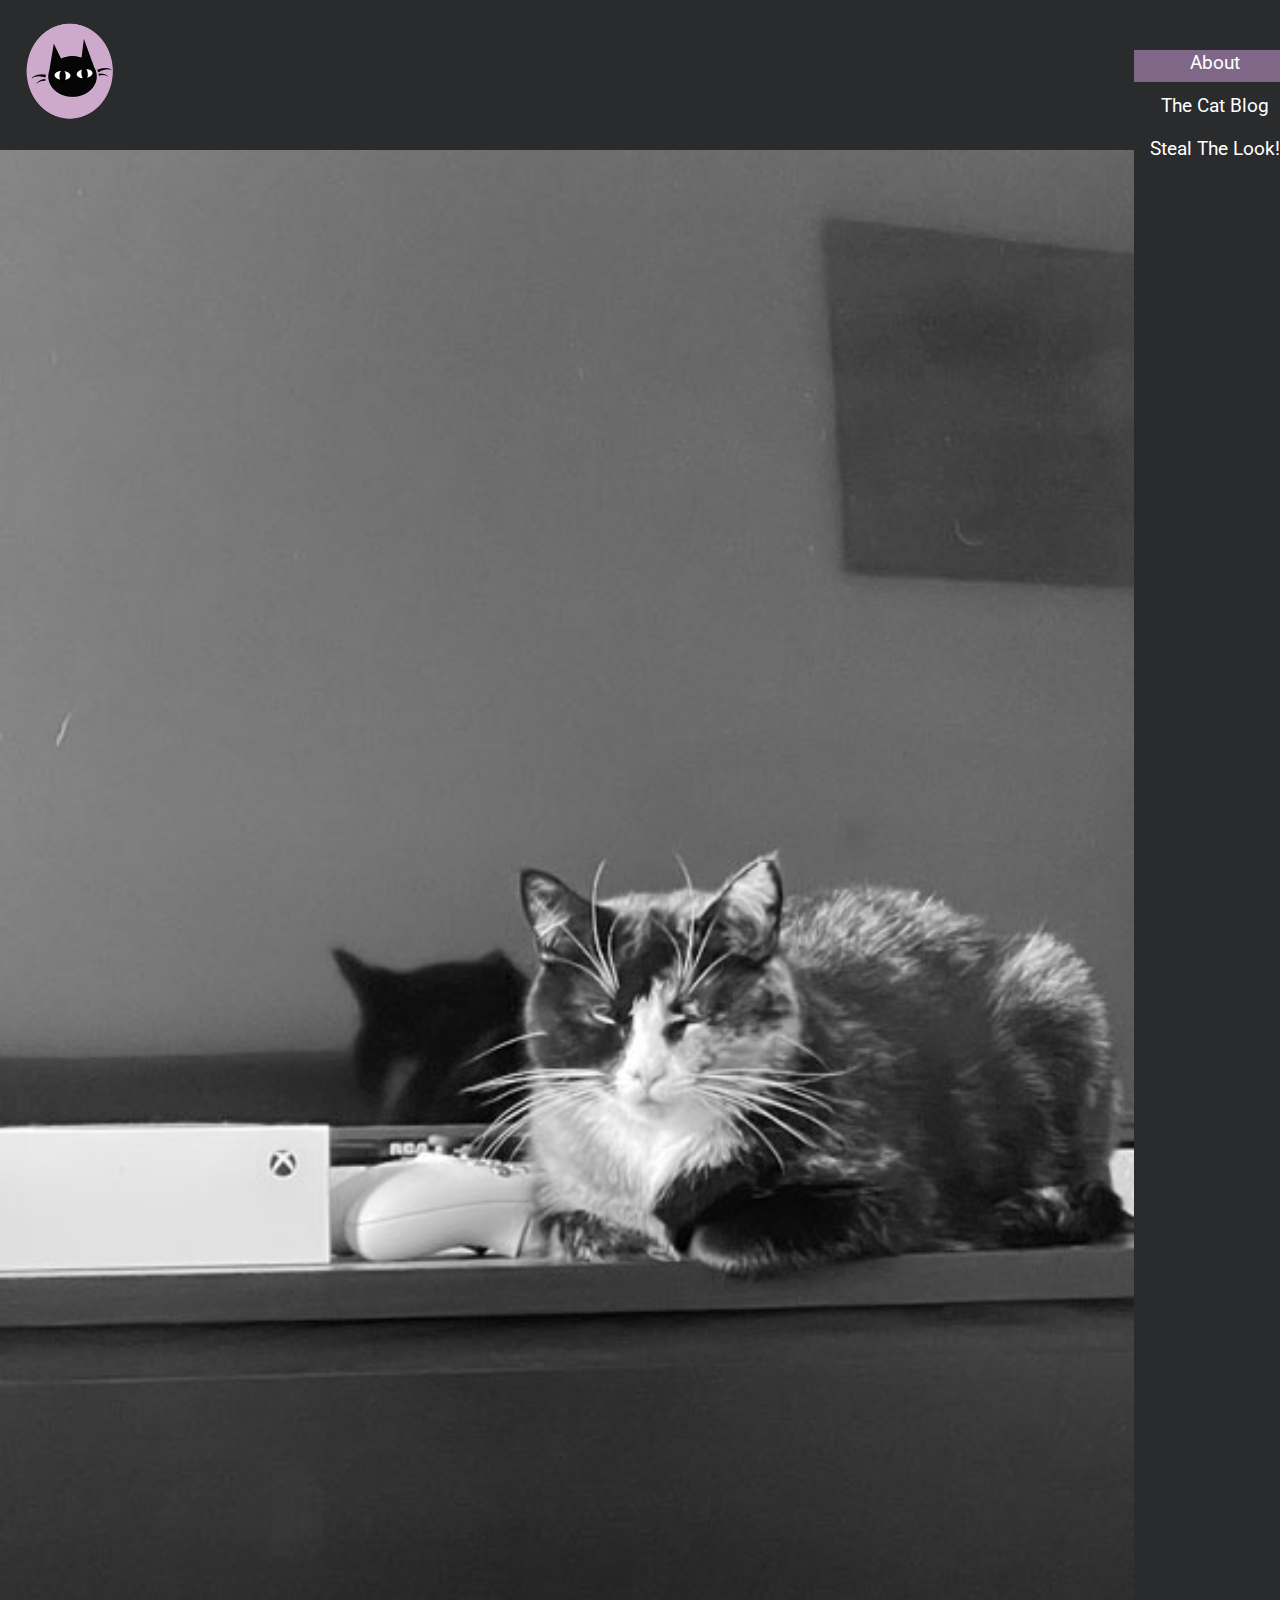
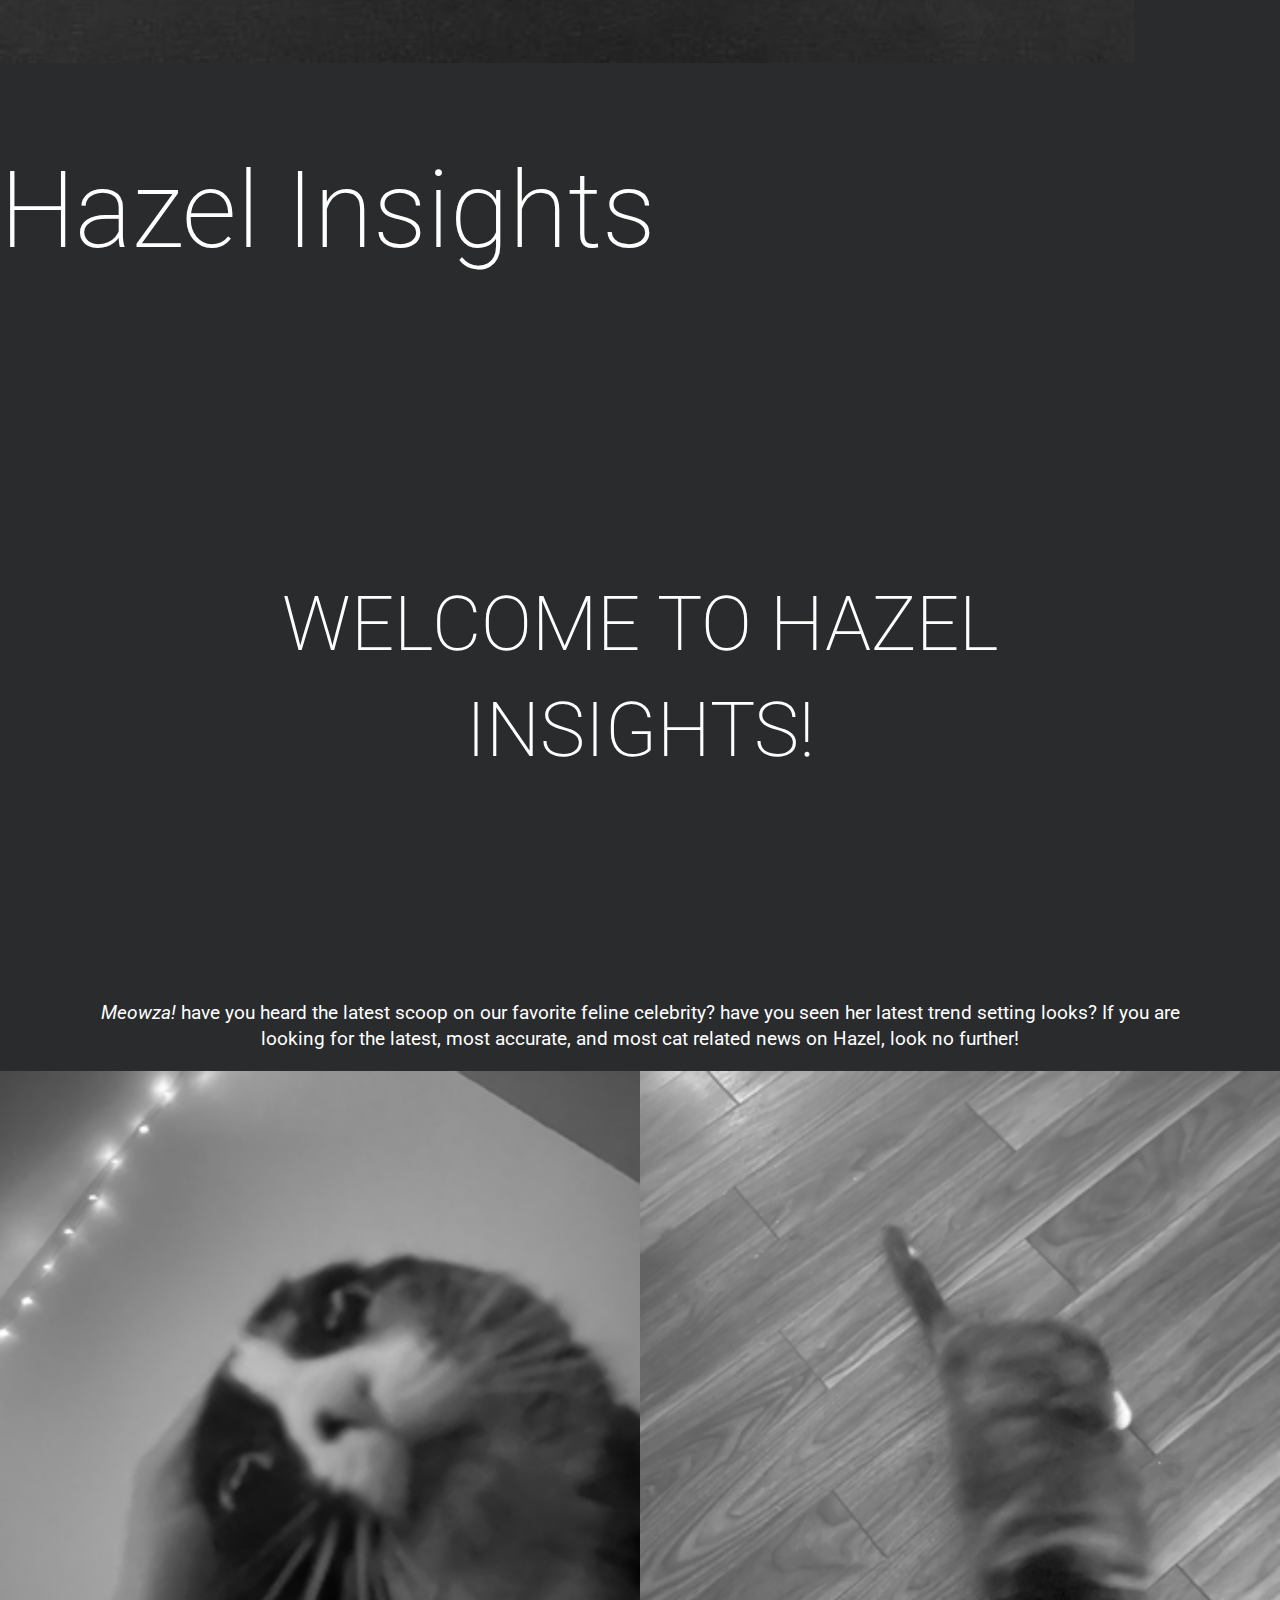
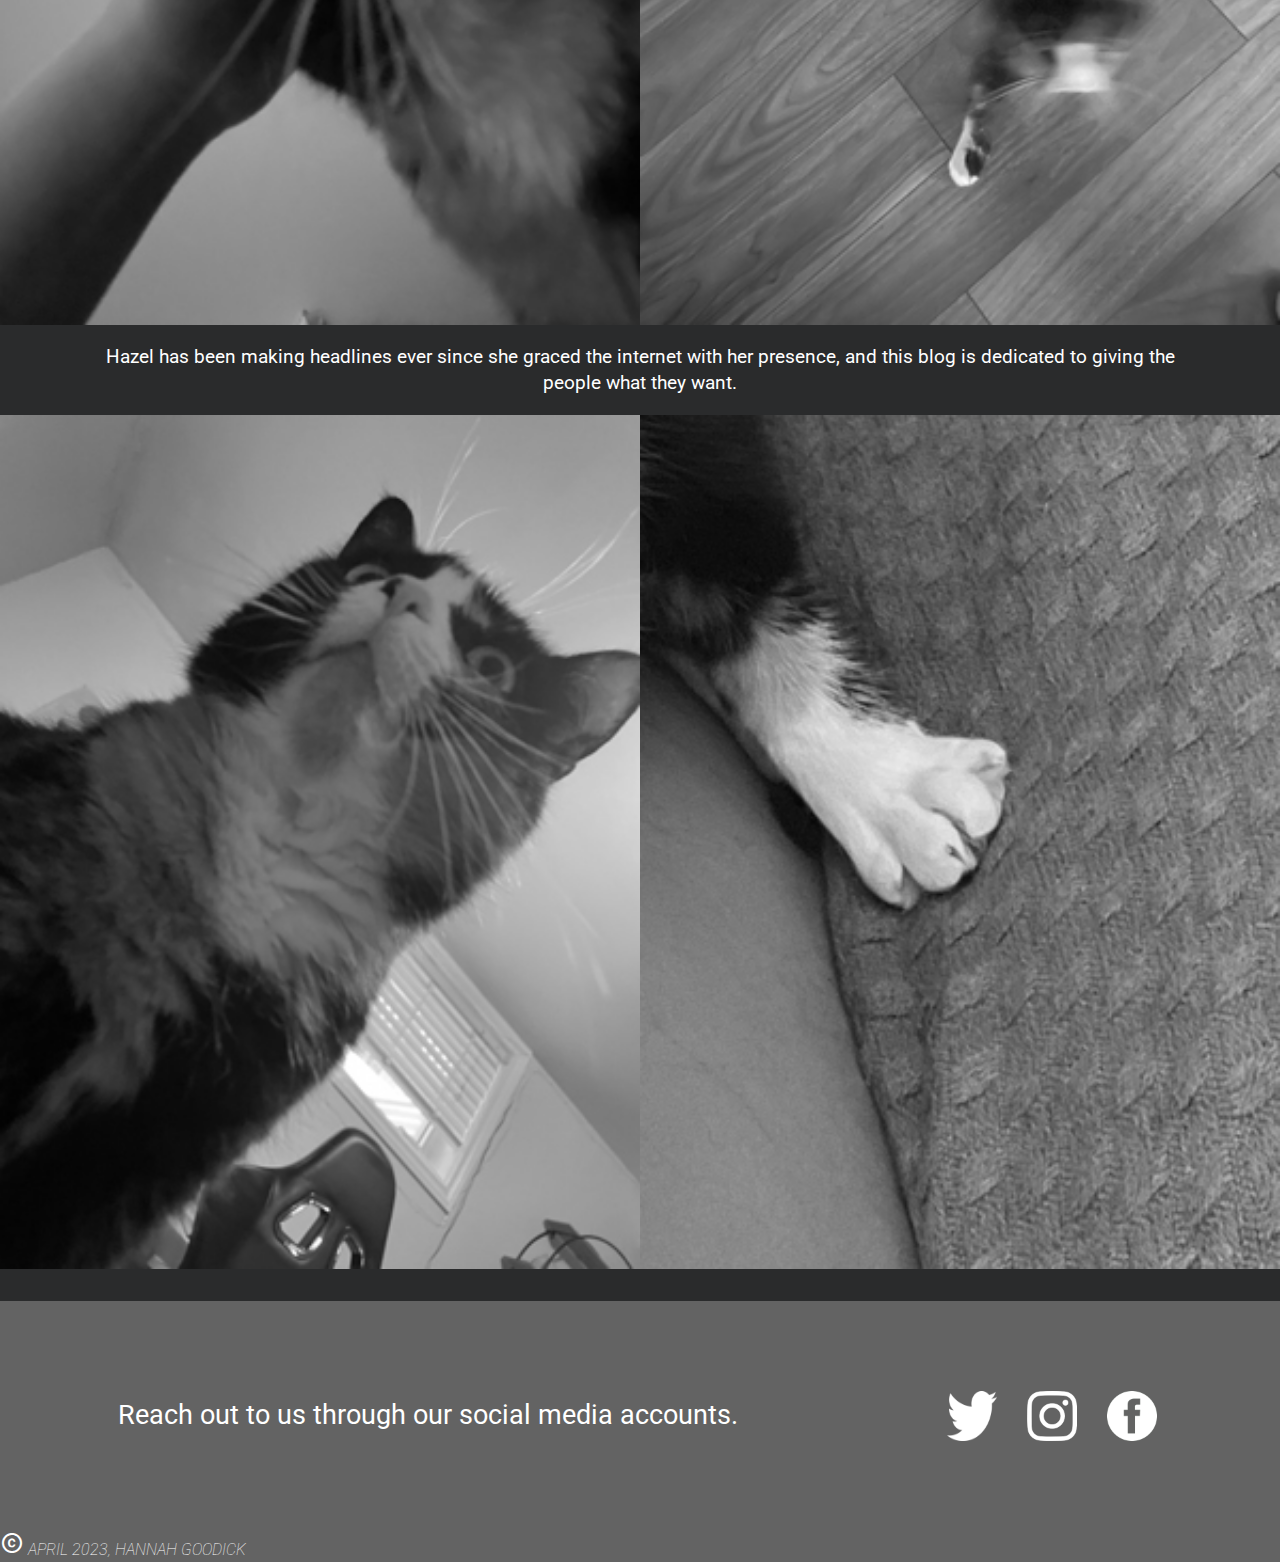
<file: Index.html>
<!DOCTYPE html>
<html lang="en">
<head>
  <meta charset="UTF-8">
  <meta http-equiv="X-UA-Compatible" content="IE=edge">
  <meta name="viewport" content="width=device-width, initial-scale=1.0">
  <link rel="stylesheet" href="CSS/mystyle.css">
  <link href="https://fonts.googleapis.com/icon?family=Material+Icons+Outlined"
      rel="stylesheet">
  <link rel="preconnect" href="https://fonts.googleapis.com">
  <link rel="preconnect" href="https://fonts.gstatic.com" crossorigin>
  <link href="https://fonts.googleapis.com/css2?family=Roboto:ital,wght@0,100;0,300;0,400;0,500;0,700;0,900;1,100;1,300;1,400;1,500;1,700;1,900&display=swap" rel="stylesheet">
  <title>Hazel Insights | Gossip</title>
</head>
<body>


  <header class="navigation">

    <div class="hero-banner">
      <img class="pagelogo" src="Images/Logo.png">
      <div class="main-nav">
        <input type="checkbox" id="nav-toggle" class="nav-toggle">
        <label for="nav-toggle" class="nav-toggle-label">
          <span class="material-icons-outlined">menu</span>
        </label>
  
        <nav> 
          <ul>
            <li><a href="Resources/about.html">About</a></li>
            <li><a href="Resources/blog.html">The Cat Blog</a></li>
            <li><a href="Resources/look.html">Steal The Look!</a></li>
          </ul>
        </nav>
      </div> 
      <img class="banner-photo" src="Images/header-landing.jpg"> 
      <h1 class="hero-header"> Hazel Insights </h1>
    </div>

  </header>


  <main class="content">

    <h2>Welcome to Hazel Insights!</h2>
    <p class="opening"><em>Meowza!</em> have you heard the latest scoop on our favorite feline celebrity? have you seen her latest trend setting looks? If you are looking for the latest, most accurate, and most cat related news on Hazel, look no further! </p>

    <div class="Image-Front-Page">
      <img src="Images/Front-page-1.jpg"> 
      <img src="Images/Front-page-2.jpg">
    </div>

    <p>Hazel has been making headlines ever since she graced the internet with her presence, and this blog is dedicated to giving the people what they want.</p>


    <div class="Image-Front-Page-Block-2">
      <img src="Images/Front-page-3.jpg" alt="">
      <img src="Images/Front-page-4.jpg" alt="">
    </div>


  </main>

  
  <footer class="content-info">

    <div class="foot-content">
      <img class="pagelogo-2" src="Images/Logo.png">

      <p>Reach out to us through our social media accounts.</p>
  
  
      <div class="social-png">
       <img src="Images/twitter-logo-transparent.png">
       <img src="Images/Instagram-logo-transparent-PNG.png">
       <img src="Images/facebook-logo.png">
      </div>  

    </div>

    <cite> 
      <span class="material-icons-outlined"> copyright </span> April 2023, Hannah Goodick
    </cite>
  </footer> 
</body>
</html>
</file>
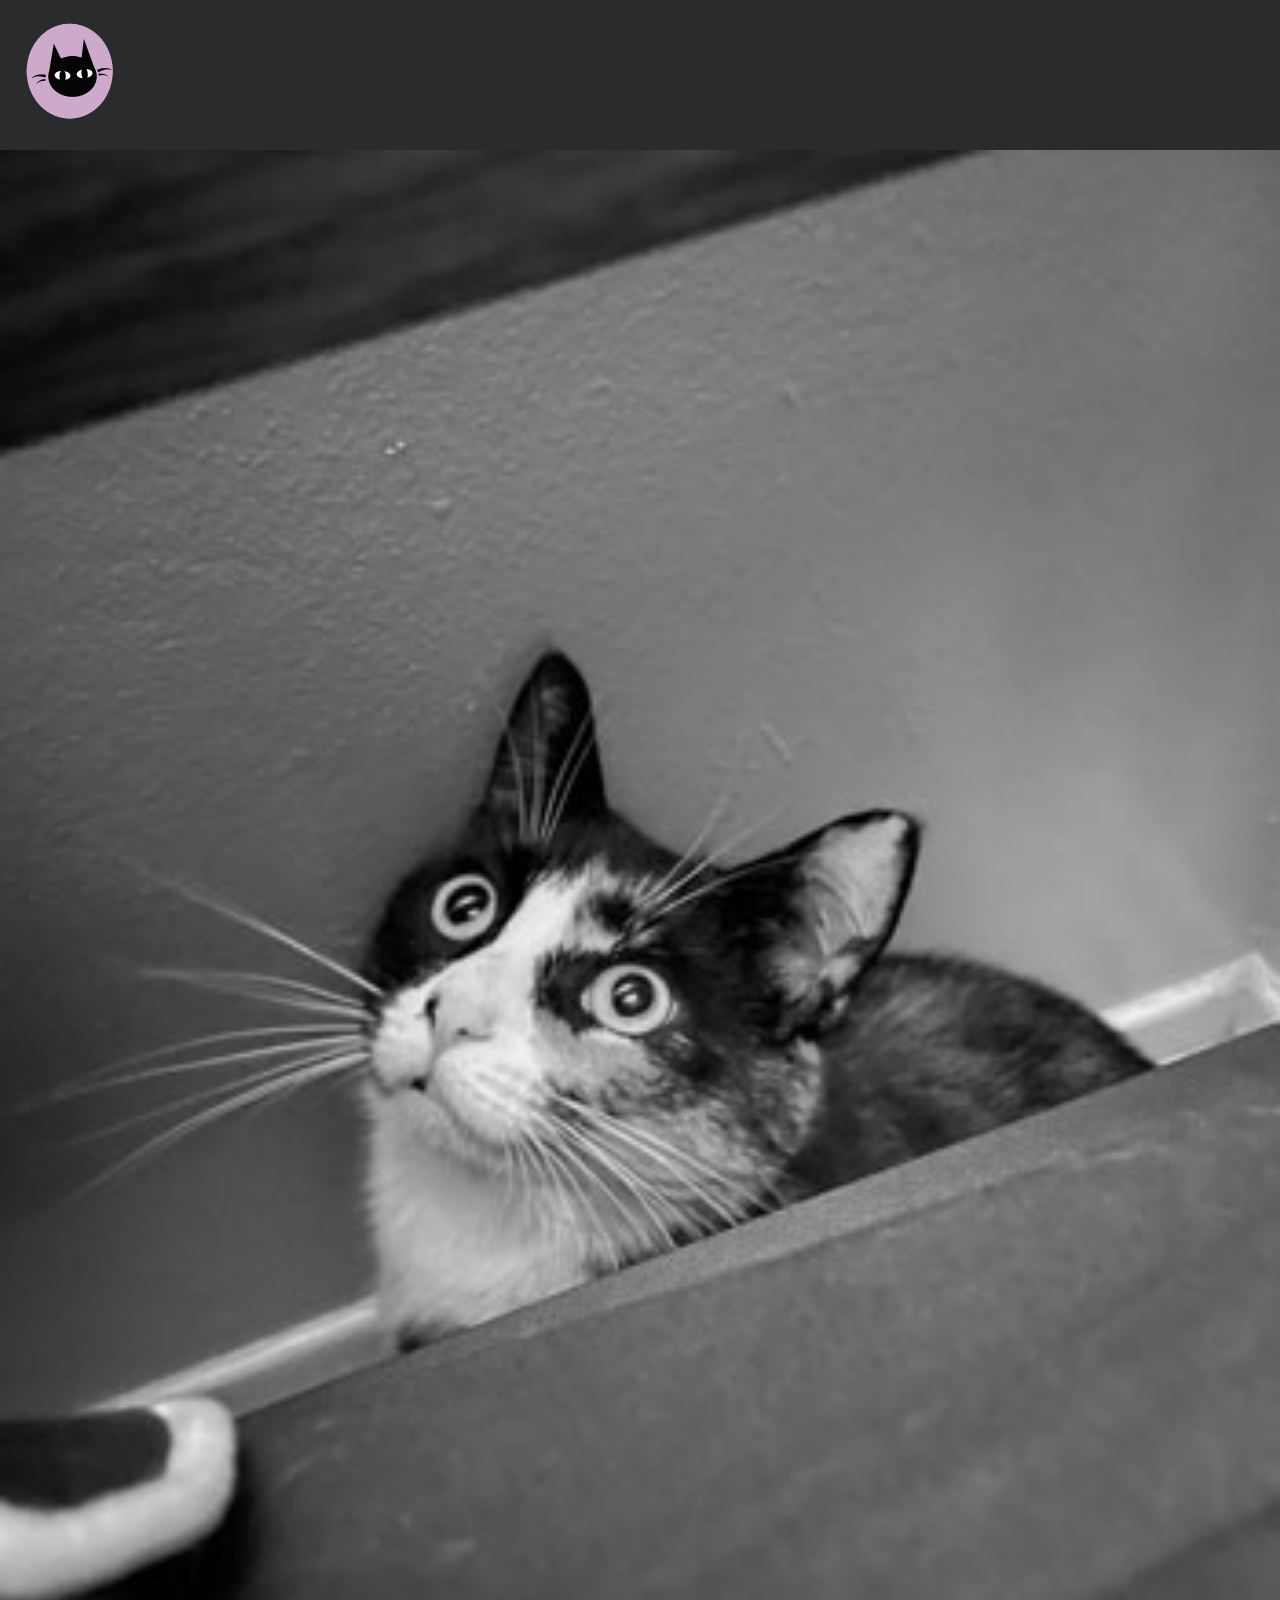
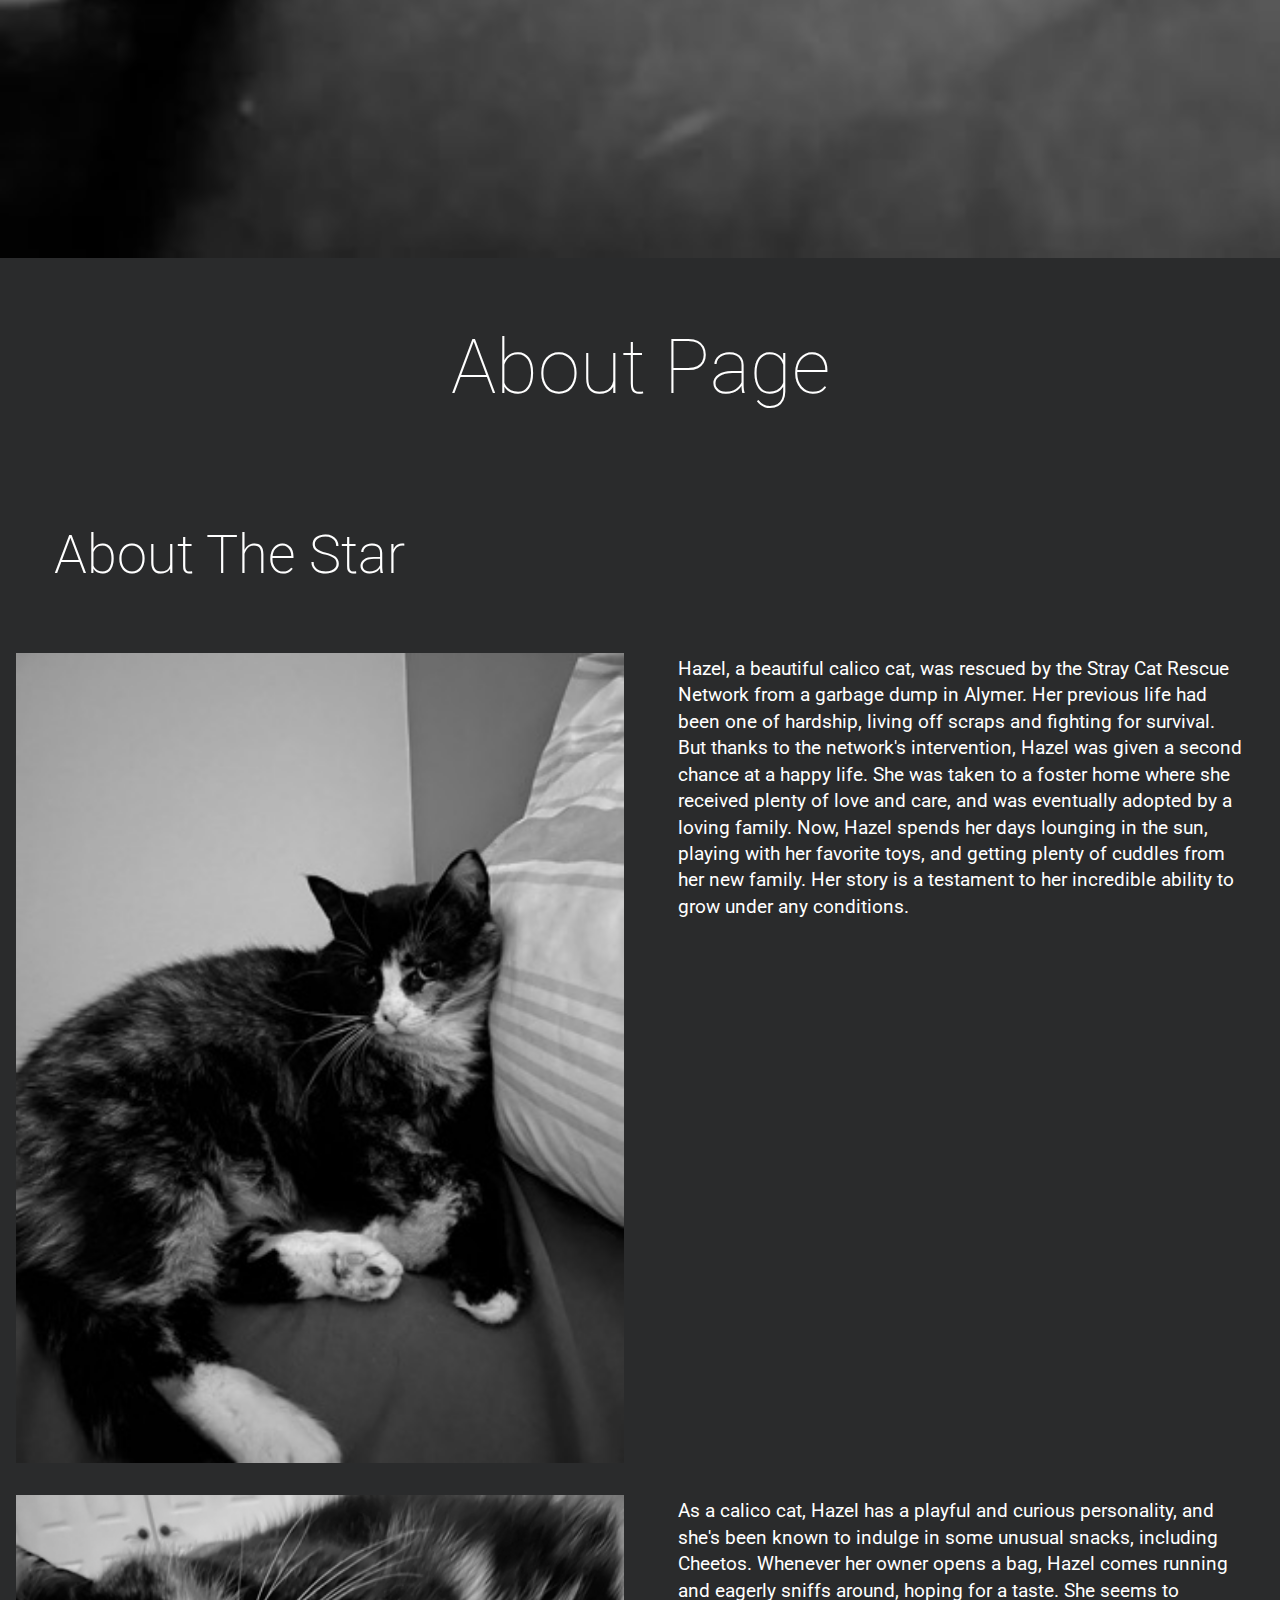
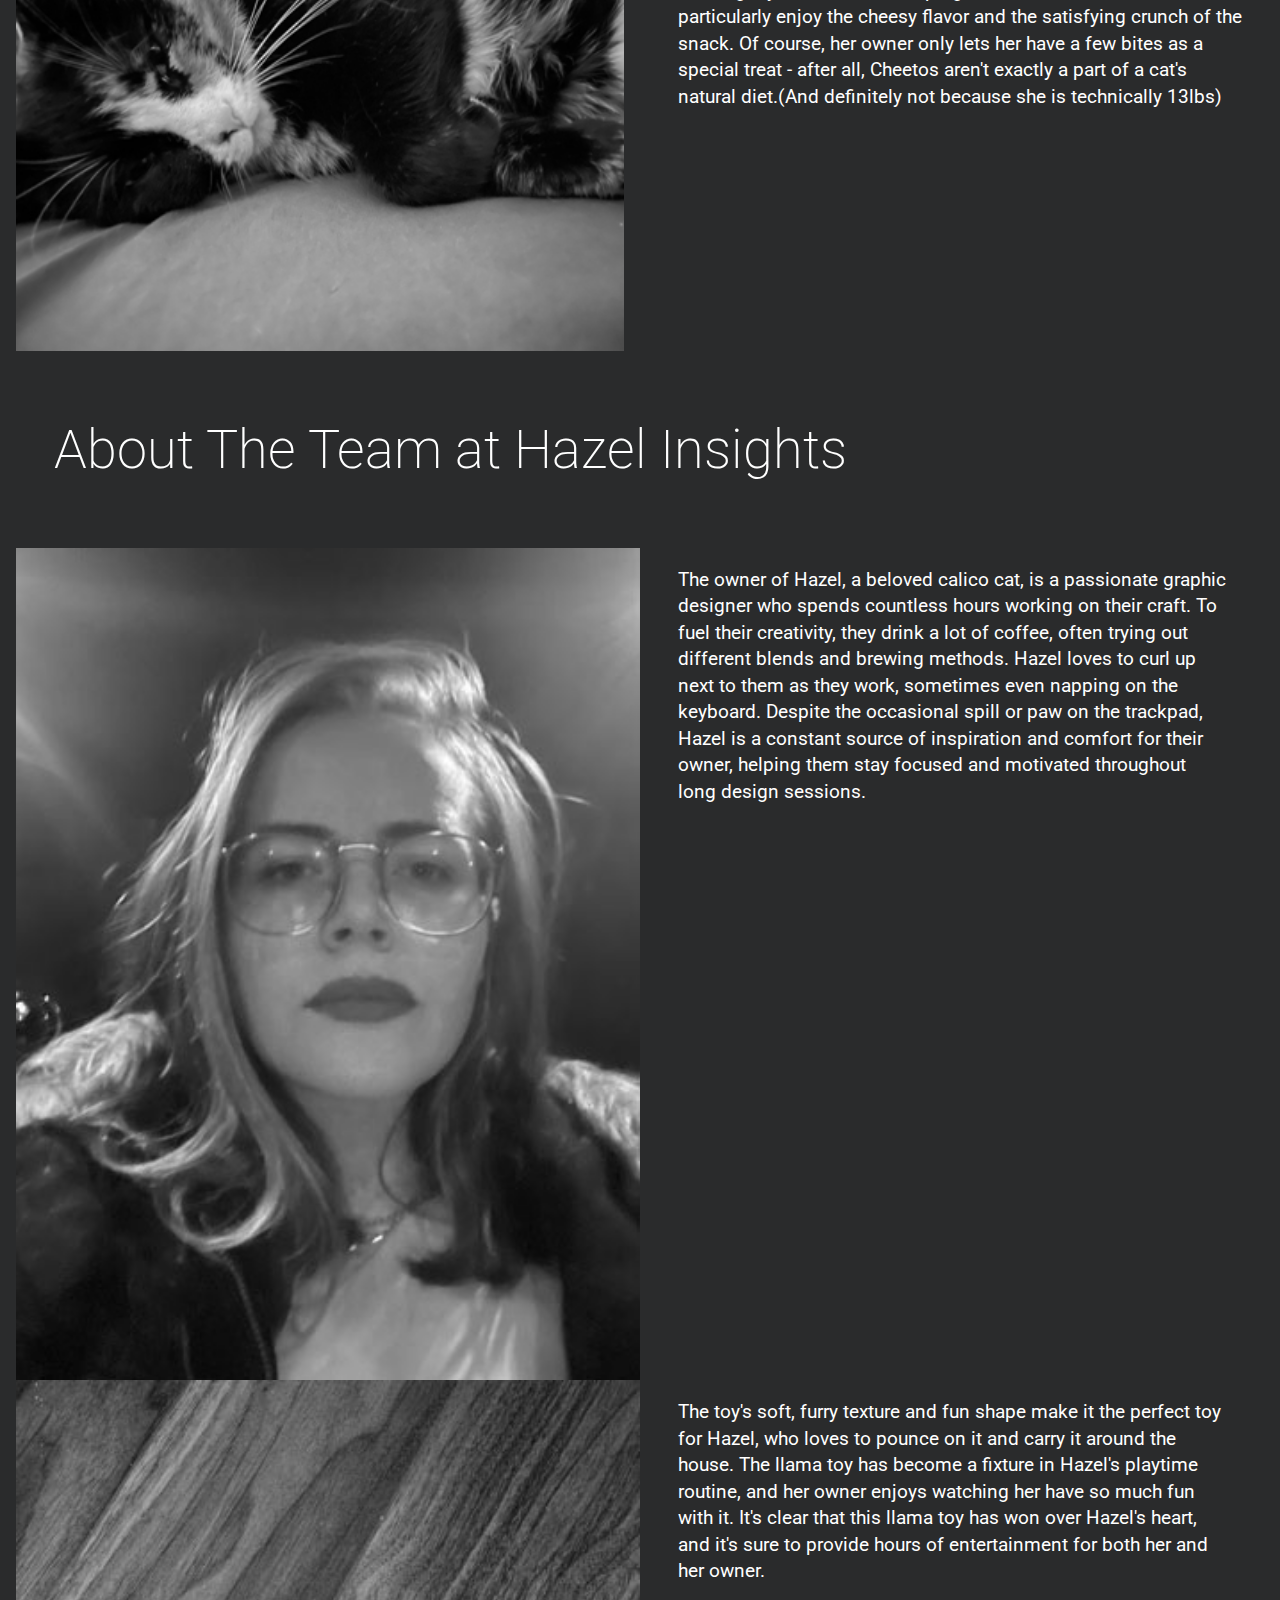
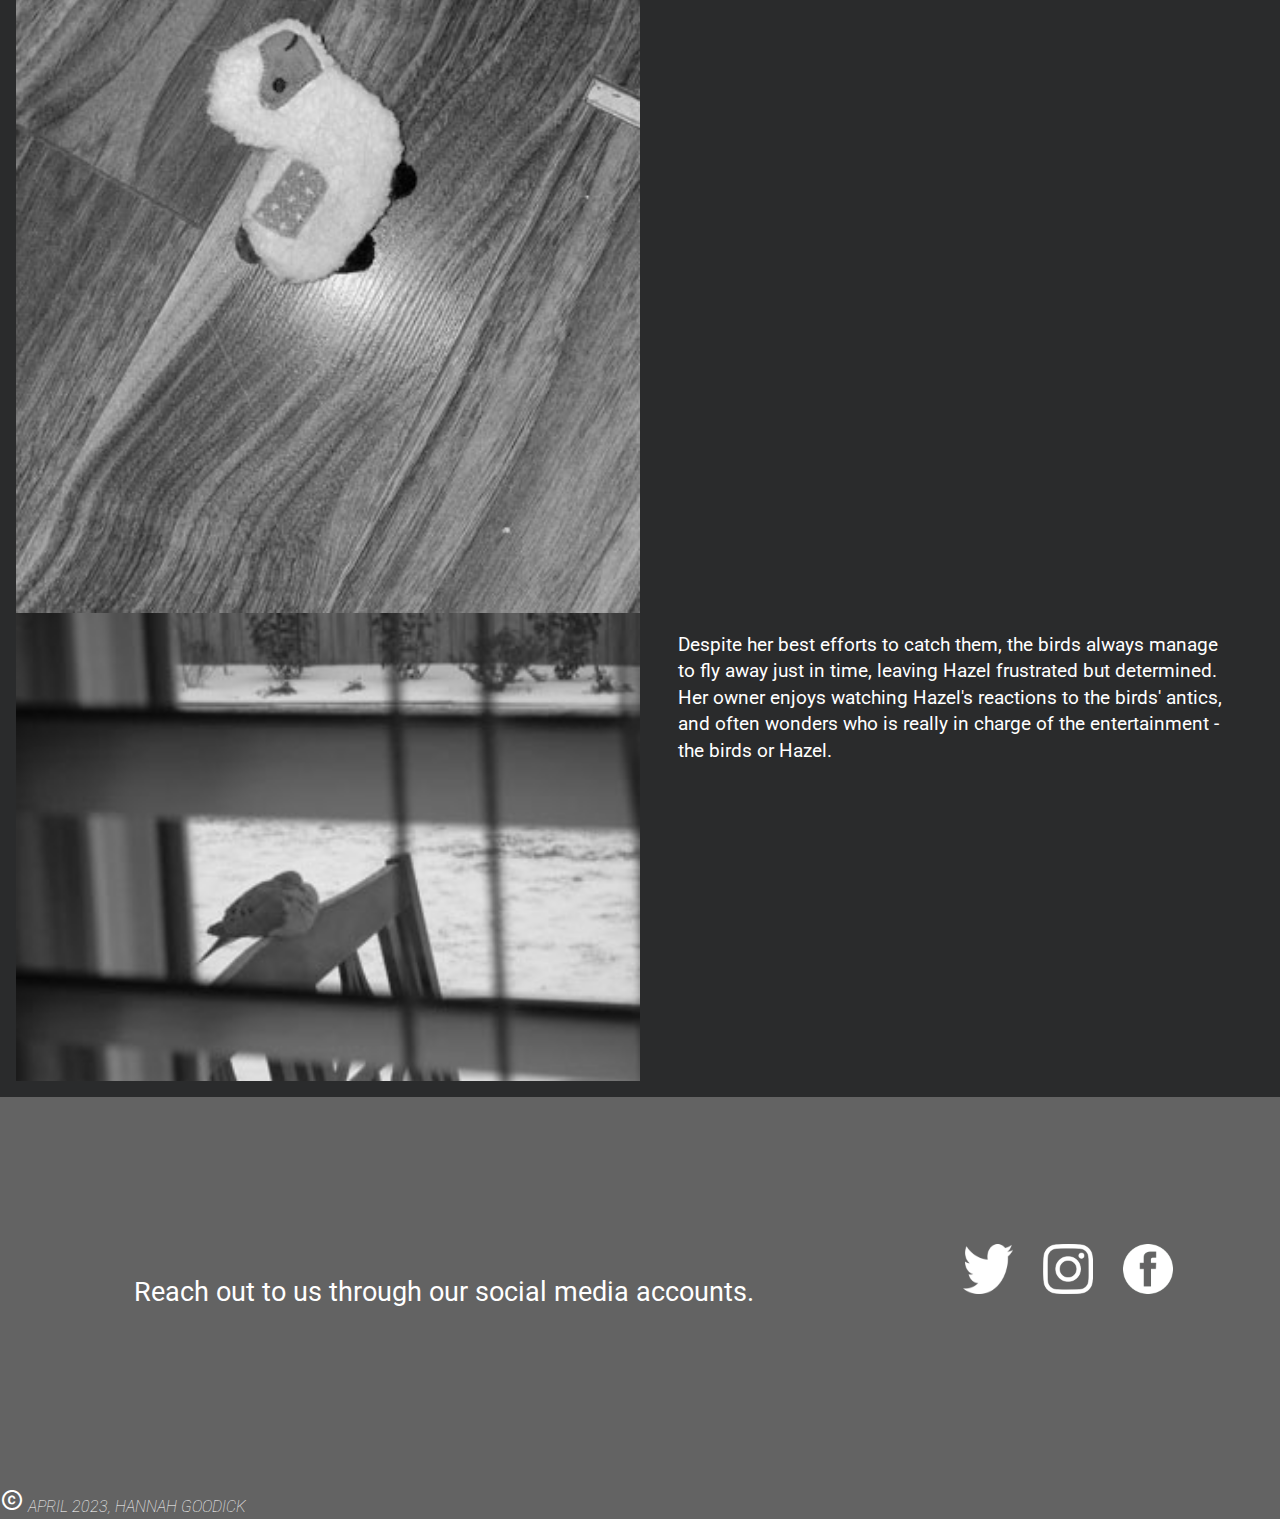
<file: Resources/about.html>
<!DOCTYPE html>
<html lang="en">
<head>
  <meta charset="UTF-8">
  <meta http-equiv="X-UA-Compatible" content="IE=edge">
  <meta name="viewport" content="width=device-width, initial-scale=1.0">
  <link rel="stylesheet" href="/CSS/about.css">
  <link href="https://fonts.googleapis.com/icon?family=Material+Icons+Outlined"
      rel="stylesheet">
  <link rel="preconnect" href="https://fonts.googleapis.com">
  <link rel="preconnect" href="https://fonts.gstatic.com" crossorigin>
  <link href="https://fonts.googleapis.com/css2?family=Roboto:ital,wght@0,100;0,300;0,400;0,500;0,700;0,900;1,100;1,300;1,400;1,500;1,700;1,900&display=swap" rel="stylesheet">
  <title>About The Star | About the Team</title>
</head>
<body>

  <header class="navigation">
    <div class="hero-banner">
      <div class="about.header">
        <img class="pagelogo" src="/Images/Logo.png">
        <div class="about-nav">
          <input type="checkbox" id="nav-toggle" class="nav-toggle">
          <label for="nav-toggle" class="nav-toggle-label">
            <span class="material-icons-outlined">menu</span>
          </label>
          <nav>
            <ul>
              <li><a href="/Index.html">Home</a></li>
              <li><a href="blog.html">The Cat Blog</a></li>
              <li><a href="look.html">Steal The Look!</a></li>
            </ul>
          </nav>
        </div>
        <img class="banner-photo" src="/Images/about-landing.jpg"> 
      </div>
      <h1 class="hero-header"> About Page </h1>
    </div>
    
  </header>

  <main>

    <h2>About The Star</h2>

    <div class="about-the-star">  
      <img src="/Images/About-the-star-1.jpeg">
      <p>Hazel, a beautiful calico cat, was rescued by the Stray Cat Rescue Network from a garbage dump in Alymer. Her previous life had been one of hardship, living off scraps and fighting for survival. But thanks to the network's intervention, Hazel was given a second chance at a happy life. She was taken to a foster home where she received plenty of love and care, and was eventually adopted by a loving family. Now, Hazel spends her days lounging in the sun, playing with her favorite toys, and getting plenty of cuddles from her new family. Her story is a testament to her incredible ability to grow under any conditions.</p>

      <img src="/Images/About-the-star-2.jpg">
      <p>As a calico cat, Hazel has a playful and curious personality, and she's been known to indulge in some unusual snacks, including Cheetos. Whenever her owner opens a bag, Hazel comes running and eagerly sniffs around, hoping for a taste. She seems to particularly enjoy the cheesy flavor and the satisfying crunch of the snack. Of course, her owner only lets her have a few bites as a special treat - after all, Cheetos aren't exactly a part of a cat's natural diet.(And definitely not because she is technically 13lbs) </p>
    </div>


    <h2>About The Team at Hazel Insights</h2>

    <div class="about-the-team">
      <img src="/Images/About-the-team-1.jpg">
 
      <p>The owner of Hazel, a beloved calico cat, is a passionate graphic designer who spends countless hours working on their craft. To fuel their creativity, they drink a lot of coffee, often trying out different blends and brewing methods. Hazel loves to curl up next to them as they work, sometimes even napping on the keyboard. Despite the occasional spill or paw on the trackpad, Hazel is a constant source of inspiration and comfort for their owner, helping them stay focused and motivated throughout long design sessions. </p>

      <img src="/Images/About-the-team-2.jpg">
      <p>The toy's soft, furry texture and fun shape make it the perfect toy  for Hazel, who loves to pounce on it and carry it around the house. The llama toy has become a fixture in Hazel's playtime routine, and her owner enjoys watching her have so much fun with it. It's clear that this llama toy has won over Hazel's heart, and it's sure to provide hours of entertainment for both her and her owner.
      </p>

      <img src="/Images/About-the-team-3.jpg"></img>
      <p>Despite her best efforts to catch them, the birds always manage to fly away just in time, leaving Hazel frustrated but determined. Her owner enjoys watching Hazel's reactions to the birds' antics, and often wonders who is really in charge of the entertainment - the birds or Hazel. </p>
    </div>



  </main>



 <footer class="content-info">

  <div class="foot-content"> 
    <img class="pagelogo-2" src="/Images/Logo.png">

    <p> Reach out to us through our social media accounts.</p>

    <div class="social-png">
      <img src="/Images/twitter-logo-transparent.png">
      <img src="/Images/Instagram-logo-transparent-PNG.png">
      <img src="/Images/facebook-logo.png">
     </div>
  </div>

   <cite> 
     <span class="material-icons-outlined"> copyright </span> April 2023, Hannah Goodick
   </cite>
  
  
  
  
</footer>
  
</body>
</html>
</file>
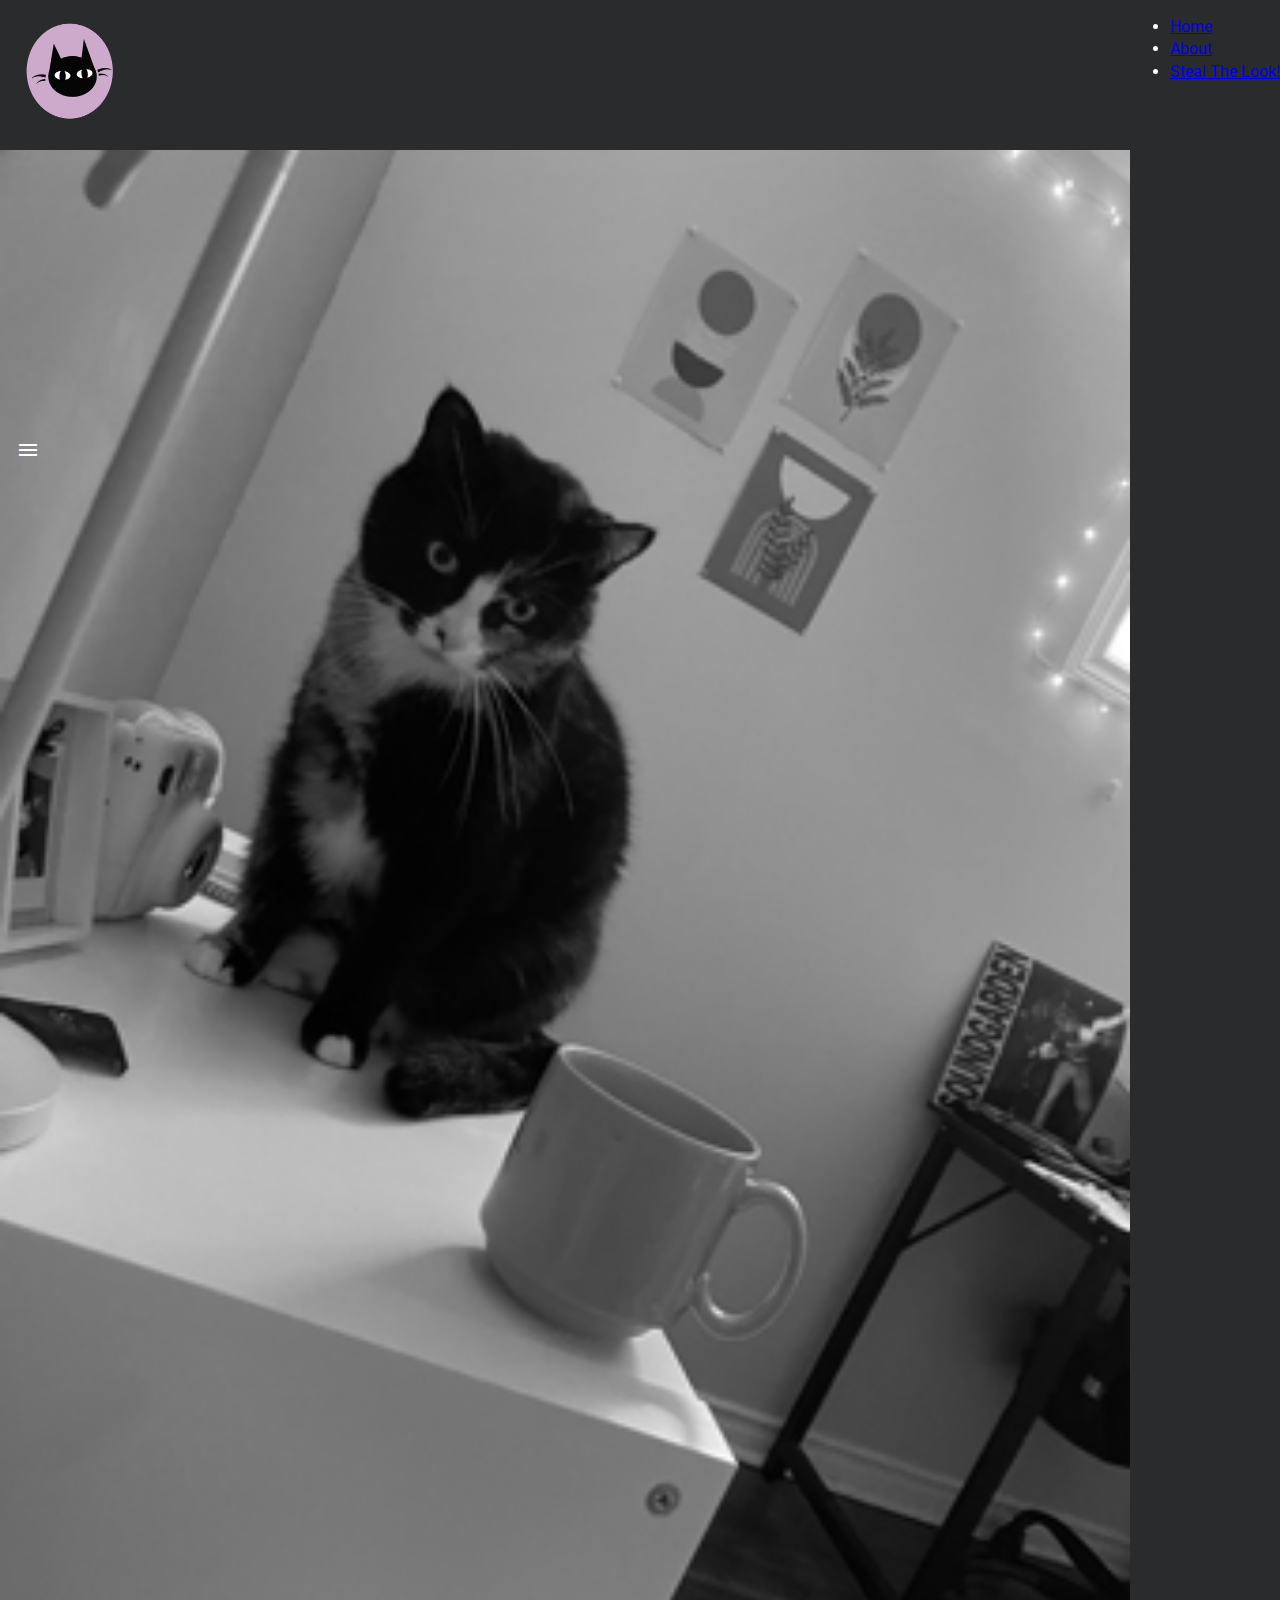
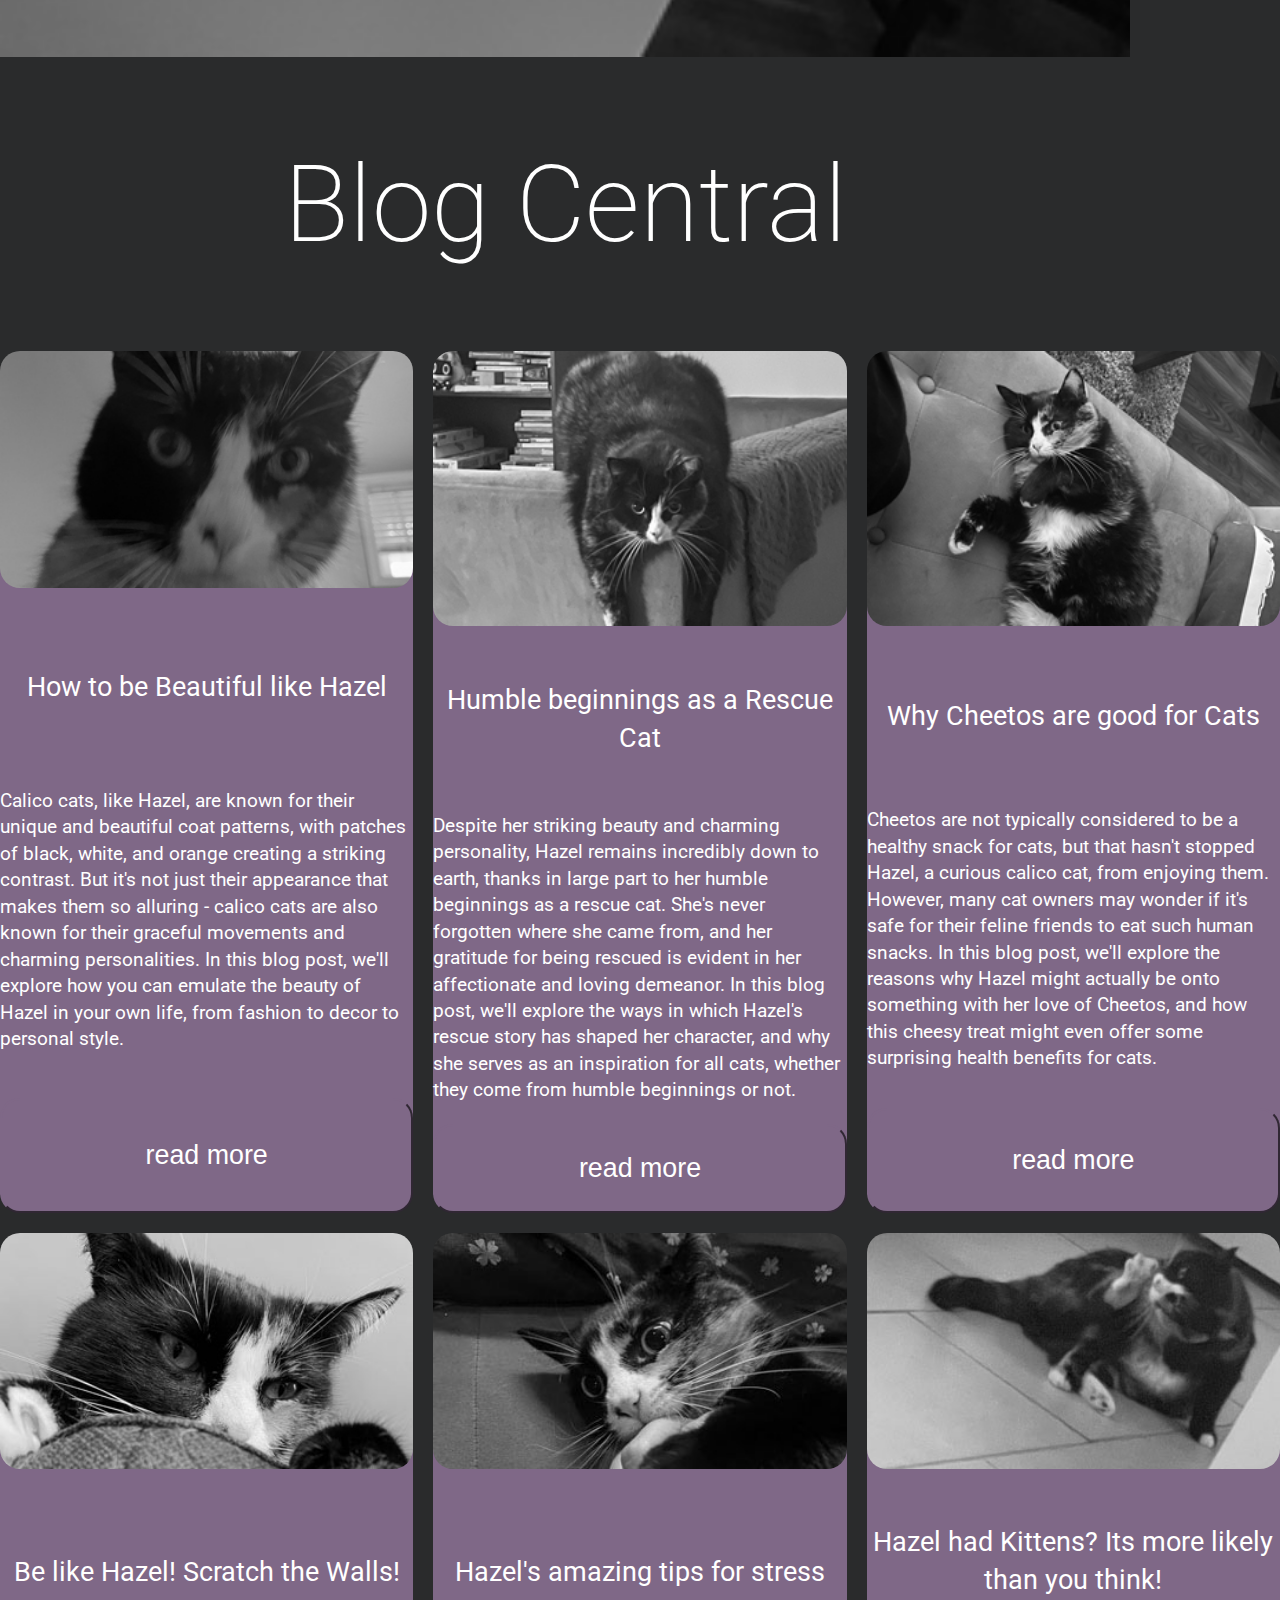
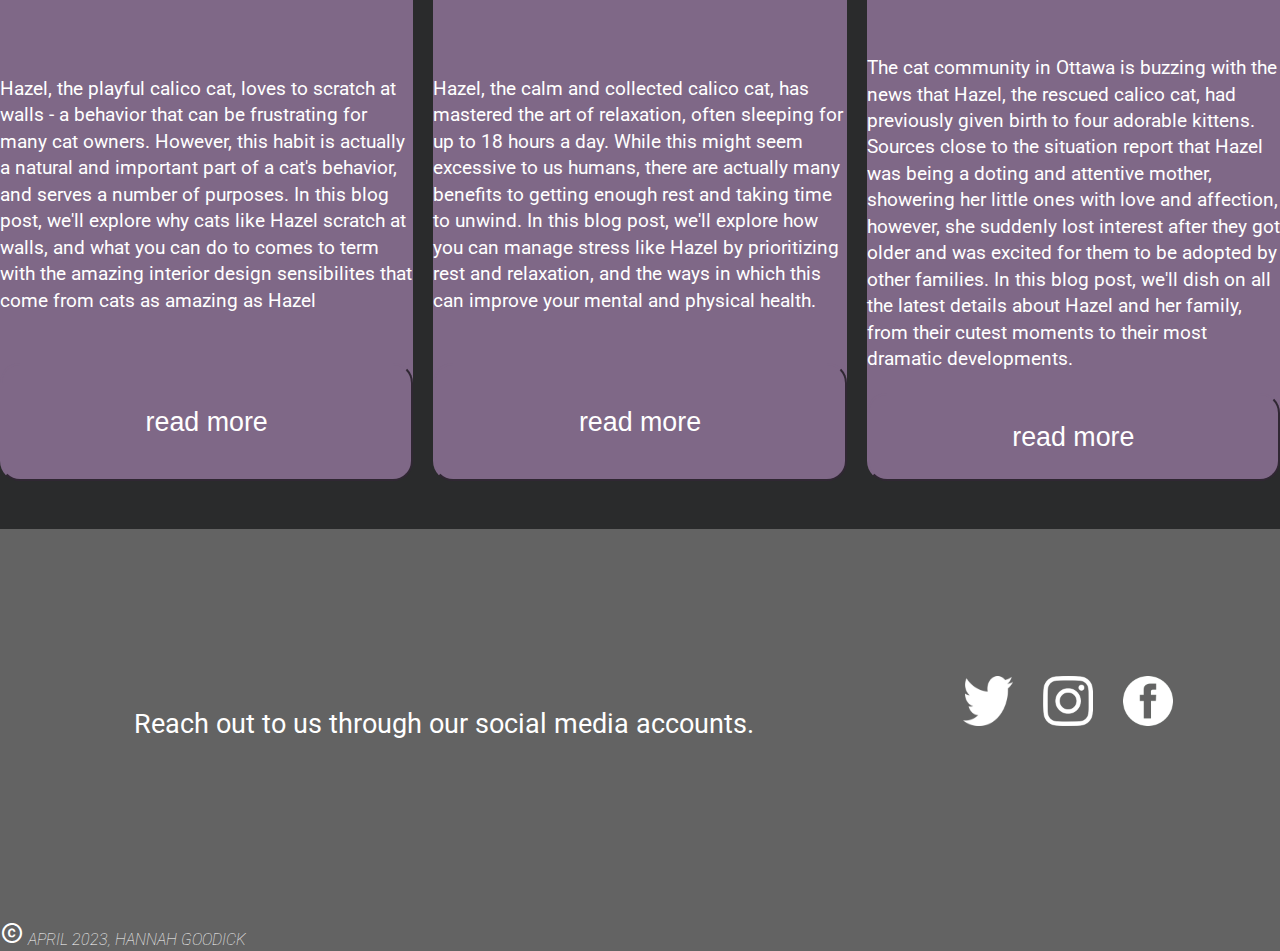
<file: Resources/blog.html>
<!DOCTYPE html>
<html lang="en">
<head>
  <meta charset="UTF-8">
  <meta http-equiv="X-UA-Compatible" content="IE=edge">
  <meta name="viewport" content="width=device-width, initial-scale=1.0">
  <link rel="stylesheet" href="/CSS/blog.css">
  <link href="https://fonts.googleapis.com/icon?family=Material+Icons+Outlined"
      rel="stylesheet">
  <link rel="preconnect" href="https://fonts.googleapis.com">
  <link rel="preconnect" href="https://fonts.gstatic.com" crossorigin>
  <link href="https://fonts.googleapis.com/css2?family=Roboto:ital,wght@0,100;0,300;0,400;0,500;0,700;0,900;1,100;1,300;1,400;1,500;1,700;1,900&display=swap" rel="stylesheet">
  <title>The Blog</title>
</head>
<body>

  <header class="navigation">
    <div class="hero-banner">
      <img class="banner-photo" src="/Images/blog-landing.jpg"> 
      <img class="pagelogo" src="/Images/Logo.png">
      <div class="blog-nav">
        <input type="checkbox" id="nav-toggle" class="nav-toggle">
        <label for="nav-toggle" class="nav-toggle-label">
          <span class="material-icons-outlined">menu</span>
        </label>
    
    
        <ul>
          <li><a href="/Index.html">Home</a></li>
          <li><a href="about.html">About</a></li>
          <li><a href="look.html">Steal The Look!</a></li>
        </ul>
  
  
      </div>
  
      <h1 class="hero-header"> Blog Central </h1>
    </div>
  </header>

  <main class="content">

    <div class="blog-posts">
      
      <article id="beautiful">
        <img src="/Images/How-to-be-beautiful.jpg">
        <h4>How to be Beautiful like Hazel</h4>
        <p>Calico cats, like Hazel, are known for their unique and beautiful coat patterns, with patches of black, white, and orange creating a striking contrast. But it's not just their appearance that makes them so alluring - calico cats are also known for their graceful movements and charming personalities. In this blog post, we'll explore how you can emulate the beauty of Hazel in your own life, from fashion to decor to personal style.</p>
        <button>read more</button>
      </article>
     
      <article id="humble">
        <img src="/Images/humble-beginnings.jpg">
        <h4>Humble beginnings as a Rescue Cat</h4>
        <p> Despite her striking beauty and charming personality, Hazel remains incredibly down to earth, thanks in large part to her humble beginnings as a rescue cat. She's never forgotten where she came from, and her gratitude for being rescued is evident in her affectionate and loving demeanor. In this blog post, we'll explore the ways in which Hazel's rescue story has shaped her character, and why she serves as an inspiration for all cats, whether they come from humble beginnings or not.</p>
        <button>read more</button>
      </article>

      <article id="cheeto">
        <img src="/Images/cheeto-cat.jpg">
        <h4>Why Cheetos are good for Cats</h4>
        <p>Cheetos are not typically considered to be a healthy snack for cats, but that hasn't stopped Hazel, a curious calico cat, from enjoying them. However, many cat owners may wonder if it's safe for their feline friends to eat such human snacks. In this blog post, we'll explore the reasons why Hazel might actually be onto something with her love of Cheetos, and how this cheesy treat might even offer some surprising health benefits for cats.</p>
        <button>read more</button>
      </article>

      <article id="scratch">
        <img src="/Images/scratch-violent.jpg">
        <h4>Be like Hazel! Scratch the Walls!</h4>
        <p>Hazel, the playful calico cat, loves to scratch at walls - a behavior that can be frustrating for many cat owners. However, this habit is actually a natural and important part of a cat's behavior, and serves a number of purposes. In this blog post, we'll explore why cats like Hazel scratch at walls, and what you can do to comes to term with the amazing interior design sensibilites that come from cats as amazing as Hazel</p>
        <button>read more</button>
      </article>

      <article id="stress">
        <img src="/Images/stress-stress-stress.jpg">
        <h4>Hazel's amazing tips for stress</h4>
        <p>Hazel, the calm and collected calico cat, has mastered the art of relaxation, often sleeping for up to 18 hours a day. While this might seem excessive to us humans, there are actually many benefits to getting enough rest and taking time to unwind. In this blog post, we'll explore how you can manage stress like Hazel by prioritizing rest and relaxation, and the ways in which this can improve your mental and physical health.</p>
        <button>read more</button>
      </article>

    
      <article id="mother">
        <img src="/Images/mother-hazel.jpg">
        <h4>Hazel had Kittens? Its more likely than you think!</h4>
        <p>The cat community in Ottawa is buzzing with the news that Hazel, the rescued calico cat, had previously  given birth to four adorable kittens. Sources close to the situation report that Hazel was  being a doting and attentive mother, showering her little ones with love and affection, however, she suddenly lost interest after they got older and was excited for them to be adopted by other families. In this blog post, we'll dish on all the latest details about Hazel and her family, from their cutest moments to their most dramatic developments.</p>
      <button>read more</button>
      </article>
  
    </div>



  </main>

  <footer class="content-info">

    <div class="foot-content">
      <img class="pagelogo-2" src="/Images/Logo.png">
      <p>Reach out to us through our social media accounts.</p>
      <div class="social-png">
        <img src="/Images/twitter-logo-transparent.png">
        <img src="/Images/Instagram-logo-transparent-PNG.png">
        <img src="/Images/facebook-logo.png">
       </div>
    </div>
    <cite> 
      <span class="material-icons-outlined"> copyright </span> April 2023, Hannah Goodick
    </cite>
  </footer>
  
</body>
</html>
</file>
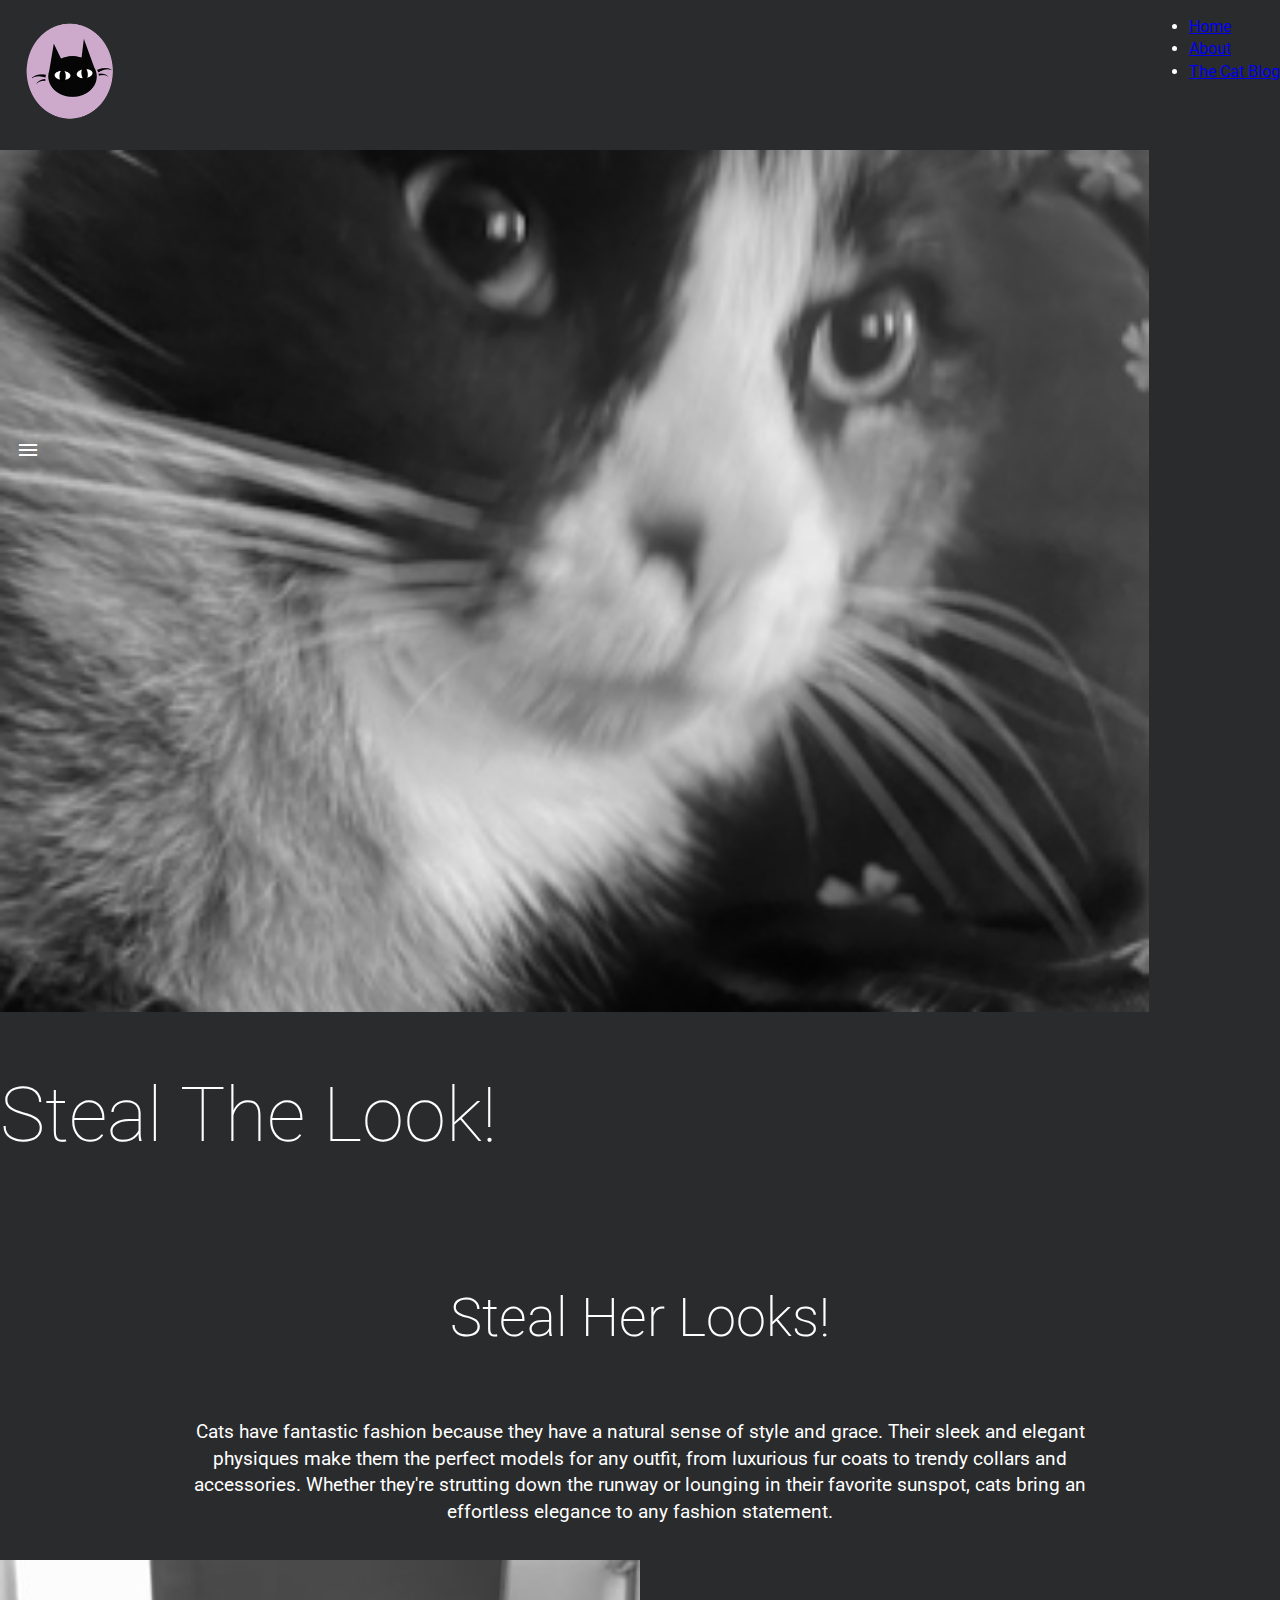
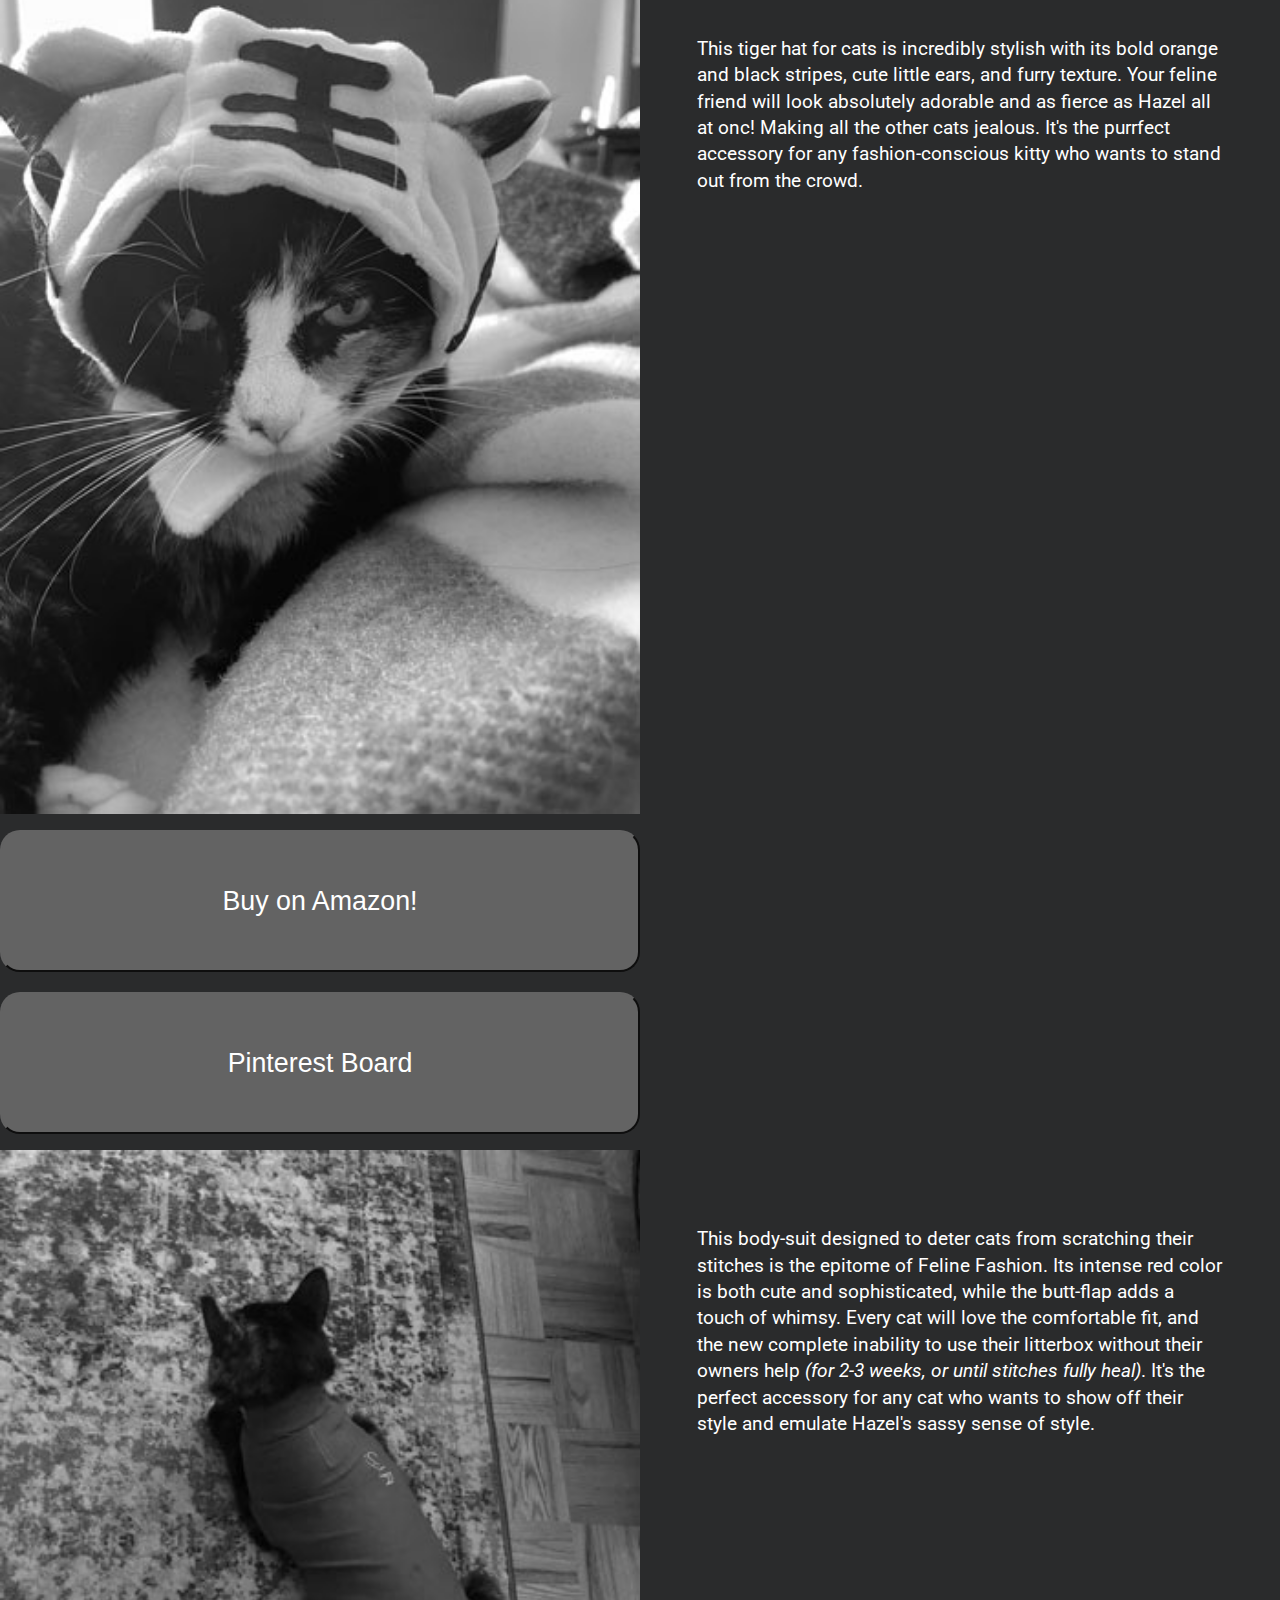
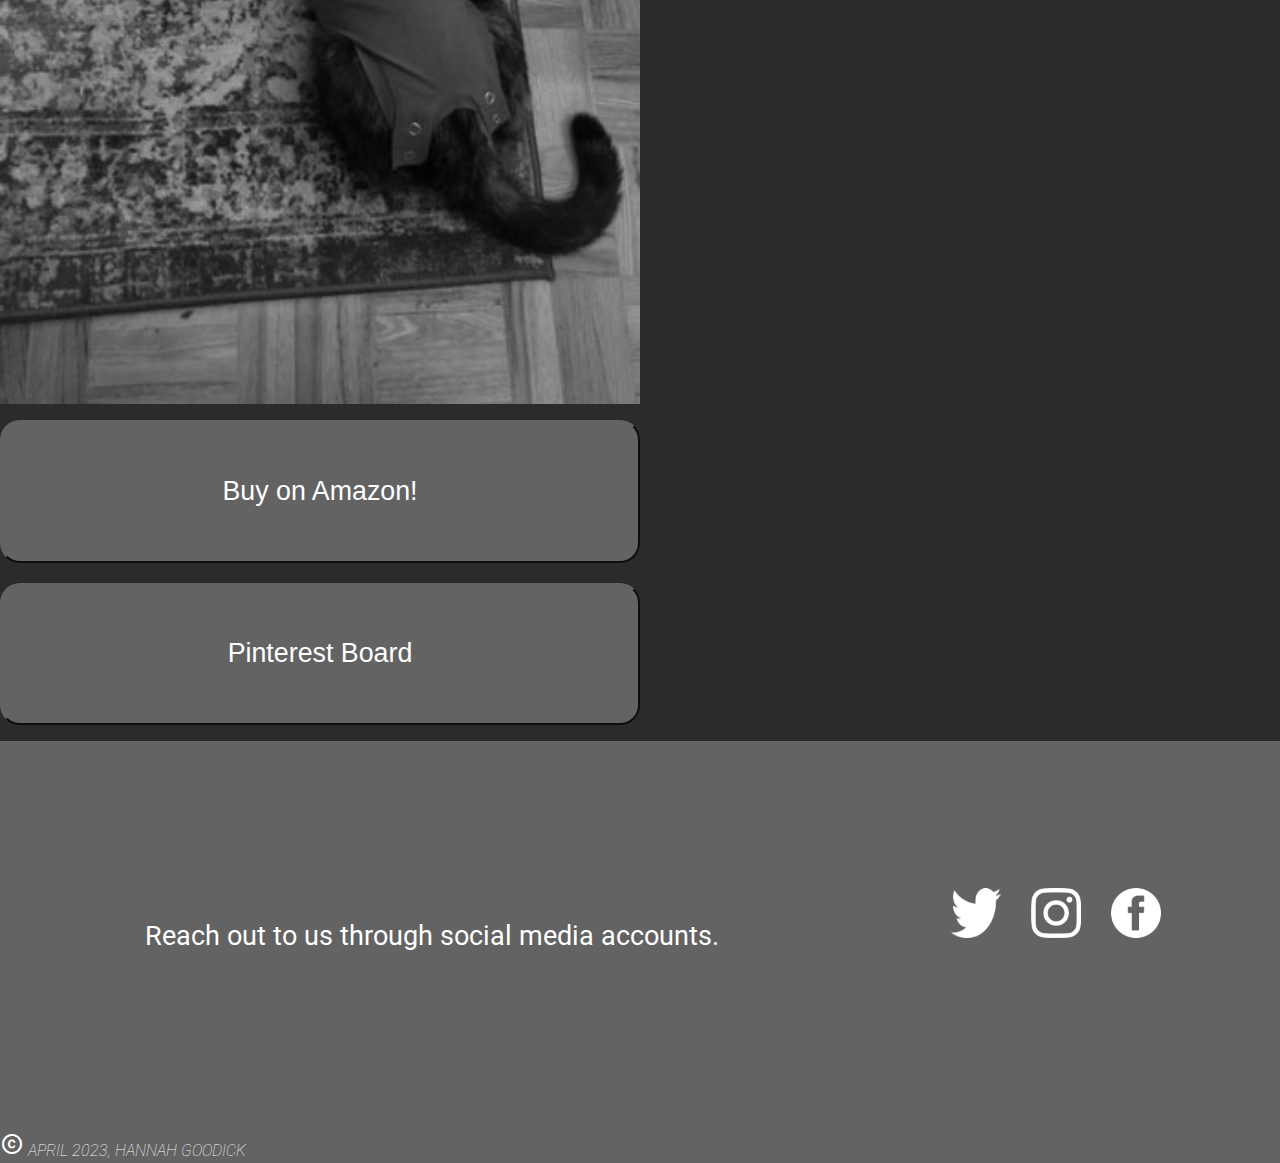
<file: Resources/look.html>
<!DOCTYPE html>
<html lang="en">
<head>
  <meta charset="UTF-8">
  <meta http-equiv="X-UA-Compatible" content="IE=edge">
  <meta name="viewport" content="width=device-width, initial-scale=1.0">
  <link rel="stylesheet" href="/CSS/look.css">
  <link href="https://fonts.googleapis.com/icon?family=Material+Icons+Outlined"
      rel="stylesheet">
  <link rel="preconnect" href="https://fonts.googleapis.com">
  <link rel="preconnect" href="https://fonts.gstatic.com" crossorigin>
  <link href="https://fonts.googleapis.com/css2?family=Roboto:ital,wght@0,100;0,300;0,400;0,500;0,700;0,900;1,100;1,300;1,400;1,500;1,700;1,900&display=swap" rel="stylesheet">
  <title>Steal Her Look!</title>
</head>
<body>

  <header class="navigation">
    <div class="hero-banner">
      <img class="banner-photo" src="/Images/look-landing.jpg"> 
      <img class="pagelogo" src="/Images/Logo.png">
      <div class="look-nav">
        <input type="checkbox" id="nav-toggle" class="nav-toggle">
        <label for="nav-toggle" class="nav-toggle-label">
          <span class="material-icons-outlined">menu</span>
        </label>
        <ul>
          <li><a href="/Index.html">Home</a></li>
          <li><a href="about.html">About</a></li>
          <li><a href="blog.html">The Cat Blog</a></li>
        </ul>
      </div>
      <h1 class="hero-header"> Steal The Look! </h1>
    </div>
  
  </header>


  <main class="content">

    <div class="Intro-looks">
      <h2>Steal Her Looks!</h2>
      <p>Cats have fantastic fashion because they have a natural sense of style and grace. Their sleek and elegant physiques make them the perfect models for any outfit, from luxurious fur coats to trendy collars and accessories. Whether they're strutting down the runway or lounging in their favorite sunspot, cats bring an effortless elegance to any fashion statement.</p>
    </div>
    
   <section class="Steal-the-look-one">
     <img src="/Images/halloween-haze.jpg"> <!-- hazel in halloween costume -->
      <p>This tiger hat for cats is incredibly stylish with its bold orange and black stripes, cute little ears, and furry texture. Your feline friend will look absolutely adorable and as fierce as Hazel all at onc! Making all the other cats jealous. It's the purrfect accessory for any fashion-conscious kitty who wants to stand out from the crowd.</p>
   </section>
   <div class="one-button">
    <button>Buy on Amazon!</button>
    <button>Pinterest Board</button>
   </div>

   <section class="Steal-the-look-two">
    <img src="/Images/hazel-suit.jpg"> <!-- hazel in collar -->
     <p>This body-suit designed to deter cats from scratching their stitches is the epitome of Feline Fashion. Its intense red color is both cute and sophisticated, while the butt-flap adds a touch of whimsy. Every cat will love the comfortable fit, and the new complete inability to use their litterbox without their owners help <em>(for 2-3 weeks, or until stitches fully heal)</em>. It's the perfect accessory for any cat who wants to show off their style and emulate Hazel's sassy sense of style.</p>
   </section>
   <div class="two-button">
    <button>Buy on Amazon!</button>
    <button>Pinterest Board</button>
   </div>
  </main>

  <footer class="content-info">

    <div class="foot-content"> 
      <img class="pagelogo-2" src="/Images/Logo.png">
      <p>Reach out to us through social media accounts.</p>
      <div class="social-png">
        <img src="/Images/twitter-logo-transparent.png">
        <img src="/Images/Instagram-logo-transparent-PNG.png">
        <img src="/Images/facebook-logo.png">
       </div>
    </div>
    <cite> 
      <span class="material-icons-outlined"> copyright </span> April 2023, Hannah Goodick
    </cite>
  </footer>
  
</body>
</html>
</file>
<file: CSS/mystyle.css>
@import url('https://fonts.googleapis.com/css2?family=Roboto:wght@400;700&display=swap');



:root {
   --font-size-sm: clamp(0.83rem, 0.01vw + 0.83rem, 0.84rem);
  --font-size-base: clamp(1rem, 0.34vw + 0.91rem, 1.19rem);
  --font-size-md: clamp(1.2rem, 0.87vw + 0.98rem, 1.68rem);
  --font-size-lg: clamp(1.44rem, 1.7vw + 1.02rem, 2.37rem);
  --font-size-xl: clamp(1.73rem, 2.96vw + 0.99rem, 3.36rem);
  --font-size-xxl: clamp(2.07rem, 4.86vw + 0.86rem, 4.75rem);
  --font-size-xxxl: clamp(2.49rem, 7.68vw + 0.57rem, 6.71rem);
}

*, *::before, *::after {
  box-sizing: border-box;
}

img {
  width: 100%;
}

body {
  margin: 0;
  font-family: 'Roboto', sans-serif;
  line-height: 1.4;
  background-color: #2A2B2C;
}

header {
 background-color: #2A2B2C;
 color: #FFF;
}

.pagelogo {
  display: flex;
  align-items: center;
  height: 150px;
  width: 150px;
}


.hero-banner {
  display: grid;
  grid-template-columns: 1fr;
}

.hero-banner .banner-photo {
  grid-row: 2;
  grid-column: 1 / 2;
}

.hero-banner .pagelogo {
  grid-row: 1;
}

.hero-banner h1 {
  font-weight: 200;
  font-size: var(--font-size-xxxl);
  color: #FFF;
  text-align: left;
  grid-column: 1;
}

 .main-nav {
  grid-row: 1;
  align-self: start;
  justify-self: start;
}

.nav-toggle {
  position: absolute !important;
  top: -9999px !important;
  left: -9999px !important;
}

.nav-toggle-label {
  padding-right: 1em;
  margin-left: 1em;
  height: 100%;
  display: flex;
  cursor: pointer;
  z-index:10;
}

nav {
  position: absolute;
  text-align: center;
  top: 50px;
  left: 0;
  background: #7F6887;
  width: 100%;
  overflow: hidden;
  height: 0;
  transform: scale(1, 0);
  transform-origin: top;
  transition: transform 400ms ease-in-out;
}

nav ul {
  margin: 0;
  padding: 0;
  list-style: none;
}

nav li {
  margin-bottom: 1em;
  margin-left: 1em;
}

nav a {
  color: white;
  text-decoration: none;
  font-size: 1.2rem;
}

nav a:hover {
  color: #000;
}

.nav-toggle:checked ~ nav {
  transform: scale(1,1);
  height: auto;
}

h2 {
  text-transform: uppercase;
  color: #FFF;
  font-size: var(--font-size-xxl);
  font-weight: 200;
  text-align: center;
  padding: 2em;
}

.Image-Front-Page, .Image-Front-Page-Block-2 {
  display: flex;
  flex-direction: column;
  
}

p {
  font-size: var(--font-size-base);
  padding: 0 5em;
  text-align: center;
  color: #FFF;
}


footer {
  background-color: #636363;
}

.foot-content  {
  display: grid;
  grid-template-columns: 1fr 1fr 1fr;
}

.foot-content .pagelogo-2 {
  grid-column: 2;
}

.foot-content p {
  grid-column: 2;
}

.foot-content .social-png {
  grid-column: 2;
}

.social-png img {
  height: 50px;
  width: 50px;
}

.social-png {
  display: flex;
  flex-direction: row;
  flex-wrap: nowrap;
  justify-content: space-around;
  align-items: center;
  padding-bottom: 3em;
  padding-top: 0em;
}

footer p {
  text-align: center;
  font-size: var(--font-size-md);
  padding: 2em 1em;
}

footer cite {
  font-weight: 100;
  color: #FFF;
  text-transform: uppercase;
}

@media screen and (min-width: 45em){

  .nav-toggle-label, .nav-toggle, .nav-toggle:checked {
    display: none;
  }

.social-png img {
  display: flex;
  justify-content: space-between;
  }
  

.Image-Front-Page {
  display: flex;
  flex-direction: row;
}

.Image-Front-Page-Block-2 {
  display: flex;
  flex-direction: row;
  padding-bottom: 2em;
}

.banner-photo {
  max-height: fit-content;
}

.foot-content {
  padding: 2em;
}

nav {
  position: relative;
  height: 2rem;
  overflow: visible;
  transform: none;
  transition: none;
  display: flex; 
}

}

@media screen and (min-width: 60em) {

.pagelogo-2 {
  display: none;
}

.nav-toggle-label, .nav-toggle, .nav-toggle:checked {
  display: none;
}

.Image-Front-Page, .Image-Front-Page-Block-2 {
  display: flex;
  flex-direction: row;

}

.foot-content {
  display: flex;
  flex-direction: row;
  flex-wrap: nowrap;
  justify-content: space-around;
  align-items: center;
  padding: 1em;
}

.foot-content p {
  text-align: left;
}

.social-png {
  display: flex;
  flex-direction: row;
  flex-wrap: nowrap;
  justify-content: space-around;
  padding: 2em;
}

nav {
  position: relative;
  height: 2rem;
  overflow: visible;
  display: flex;
  transform: none;
  transition: none;
}

.social-png {
  display: grid;
  grid-template-columns: 1fr 1fr 1fr;
  grid-template-rows: 1fr;
  gap: 30px;
}

}
</file>
<file: CSS/about.css>
@import url('https://fonts.googleapis.com/css2?family=Roboto:wght@400;700&display=swap');


html {
  box-sizing: border-box;
}

:root {
   --font-size-sm: clamp(0.83rem, 0.01vw + 0.83rem, 0.84rem);
  --font-size-base: clamp(1rem, 0.34vw + 0.91rem, 1.19rem);
  --font-size-md: clamp(1.2rem, 0.87vw + 0.98rem, 1.68rem);
  --font-size-lg: clamp(1.44rem, 1.7vw + 1.02rem, 2.37rem);
  --font-size-xl: clamp(1.73rem, 2.96vw + 0.99rem, 3.36rem);
  --font-size-xxl: clamp(2.07rem, 4.86vw + 0.86rem, 4.75rem);
  --font-size-xxxl: clamp(2.49rem, 7.68vw + 0.57rem, 6.71rem);
}

*,
*::before,
*::after {
  box-sizing: border-box;
}

img {
  width: 100%;
}

body {
  margin: 0;
  font-family: 'Roboto', sans-serif;
  line-height: 1.4;
  background-color: #2A2B2C;
}

header {
 background-color: #2A2B2C;
 color: #FFF;
}

.pagelogo {
  display: flex;
  align-items: center;
  height: 150px;
  width: 150px;
}

.hero-banner {
  display: grid;
  grid-template-columns: 1fr;
}

.hero-banner .banner-photo {
  grid-row: 2;
  grid-column: 1 / 2;
}

.hero-banner .pagelogo {
  grid-row: 1;
}

.hero-banner h1 {
  font-weight: 200;
  font-size: var(--font-size-xxxl);
  color: #FFF;
  text-align: center;
  grid-column: 1;
}

.about-nav {
  grid-row: 1;
  align-self: start;
  justify-self: start;
}

.nav-toggle {
  position: absolute !important;
  top: -9999px !important;
  left: -9999px !important;
}

.nav-toggle-label {
  margin-left: 1em;
  height: 100%;
  display: flex;
  align-items: center;
  cursor: pointer;
  z-index: 10;
}

span {
  text-align: center;
}

nav {
  position: absolute;
  text-align: center;
  top: 50px;
  left: 0;
  background: #7F6887;
  width: 100%;
  overflow: hidden;
  height: 0;
  transform: scale(1, 0);
  transform-origin: top;
  transition: transform 400ms ease-in-out;
}

nav ul {
  margin: 0;
  padding: 0;
  list-style: none;
}

nav li {
  margin-bottom: 1em;
  margin-left: 1em;
}

nav a {
  color: white;
  text-decoration: none;
  font-size: 1.2rem;
}

nav a:hover {
  color: #000;
}

.nav-toggle:checked ~ nav {
  transform: scale(1,1);
  height: auto;
}


header .hero-header {
  font-weight: 100;
  font-size: var(--font-size-xxl);
}


p {
  font-size: var(--font-size-base);
  padding: 2em;
  padding-top: 0em;
  text-align: left;
  color: #FFF;
}

h2 {
  font-size: var(--font-size-xl);
  text-align: center;
  font-weight: 200;
  color: #FFF;
}


.about-the-star {
  display: grid;
  grid-template-columns: 1fr;
}

.about-the-team {
  display: grid;
  grid-template-columns: 1fr;
}



footer {
  background-color: #636363;
}


.social-png {
  display: flex;
  flex-direction: row;
  flex-wrap: nowrap;
  justify-content: space-around;
  align-items: center;
  padding-bottom: 3em;
  padding-top: 0em;
}

.social-png img {
  height: 50px;
  width: 50px;
}

footer p {
  text-align: center;
  font-size: var(--font-size-md);
  padding: 5em 1em;
}

.pagelogo-2 {
  align-content: center;
}

.foot-content  {
  display: grid;
  grid-template-columns: 1fr 1fr 1fr;
}

.foot-content .pagelogo-2 {
  grid-column: 2;
}

.foot-content p {
  grid-column: 2;
}

.foot-content .social-png {
  grid-column: 2;
}


footer cite {
  font-weight: 100;
  color: #FFF;
  text-transform: uppercase;
}

@media screen and (min-width: 40em) {

h2 {
  text-align: left;
  padding-left: 1em;
 }

.about-the-star, .about-the-team {
  display: grid;
  grid-template-columns: 1fr 1fr;
  grid-template-rows: 1fr;
}

.about-the-team  p {
  grid-column: 2;
}

.about-the-team, .about-the-star img {
  padding: 1em;
}

nav { 
  display: flex;
}

.foot-content {
  padding: 2em;
}

}

@media screen and (min-width: 60em) {
  
  .pagelogo-2 {
    display: none;
  }
  
  .nav-toggle-label, .nav-toggle, .nav-toggle:checked {
    display: none;
  }
  
  .foot-content {
    display: flex;
    flex-direction: row;
    flex-wrap: nowrap;
    justify-content: space-around;
    align-items: center;
    padding: 1em;
  }
  
  .foot-content p {
    text-align: left;
  }

  .social-png {
    display: grid;
    grid-template-columns: 1fr 1fr 1fr;
    grid-template-rows: 1fr;
    gap: 30px;
  }

}
</file>
<file: CSS/blog.css>
@import url('https://fonts.googleapis.com/css2?family=Roboto:wght@400;700&display=swap');


html {
  box-sizing: border-box;
}

:root {
   --font-size-sm: clamp(0.83rem, 0.01vw + 0.83rem, 0.84rem);
  --font-size-base: clamp(1rem, 0.34vw + 0.91rem, 1.19rem);
  --font-size-md: clamp(1.2rem, 0.87vw + 0.98rem, 1.68rem);
  --font-size-lg: clamp(1.44rem, 1.7vw + 1.02rem, 2.37rem);
  --font-size-xl: clamp(1.73rem, 2.96vw + 0.99rem, 3.36rem);
  --font-size-xxl: clamp(2.07rem, 4.86vw + 0.86rem, 4.75rem);
  --font-size-xxxl: clamp(2.49rem, 7.68vw + 0.57rem, 6.71rem);
}

*,
*::before,
*::after {
  box-sizing: border-box;
}

img {
  width: 100%;
}

body {
  margin: 0;
  font-family: 'Roboto', sans-serif;
  line-height: 1.4;
  background-color: #2A2B2C;
}

header {
 background-color: #2A2B2C;
 color: #FFF;
}

.pagelogo {
  display: flex;
  align-items: center;
  height: 150px;
  width: 150px;
}

.hero-banner {
  display: grid;
  grid-template-columns: 1fr;
}

.hero-banner .banner-photo {
  grid-row: 2;
}

.hero-banner .pagelogo {
  grid-row: 1;
}

.hero-banner h1 {
  font-weight: 200;
  font-size: var(--font-size-xxxl);
  color: #FFF;
  text-align: center;
  grid-column: 1;
}

 .blog-nav {
  grid-row: 1;
}


.nav-toggle {
  position: absolute !important;
  top: -9999px !important;
  left: -9999px !important;
}

.nav-toggle-label {
  position: absolute;
  top: 0;
  left: 0;
  margin-left: 1em;
  height: 100%;
  display: flex;
  align-items: center;
  cursor: pointer;
  z-index: 10;
}

span {
  text-align: center;
}

nav {
  position: absolute;
  text-align: center;
  top: 50px;
  left: 0;
  background: #7F6887;
  width: 100%;
  overflow: hidden;
  height: 0;
  transform: scale(1, 0);
  transform-origin: top;
  transition: transform 400ms ease-in-out;
}

nav ul {
  margin: 0;
  padding: 0;
  list-style: none;
}

nav li {
  margin-bottom: 1em;
  margin-left: 1em;
}

nav a {
  color: white;
  text-decoration: none;
  font-size: 1.2rem;
}

nav a:hover {
  color: #000;
}

.nav-toggle:checked ~ nav {
  transform: scale(1,1);
  height: auto;
}

p {
  font-size: var(--font-size-base);
  padding: 5em 25em;
  text-align: center;
  color: #FFF;
}


.blog-posts article {
  display: grid;
  grid-template-columns: 1fr;
  background-color: #7F6887;
  border-radius: 50px;
  gap: 20px;
}

.blog-posts img {
  border-radius: 20px;
}


button {
  padding: 1em;
  background-color: #7F6887;
  border-radius: 20px;
  border-color: #7F6887;
  color:#FFF;
  font-size: var(--font-size-md);
}

h4 {
  font-size: var(--font-size-md);
  font-weight: 400;
  color: #FFF;
  text-align: center;
}

div p {
text-align: left;
padding: 2em 2em;
}

.blog-posts p{
  display: none;
}

footer {
  background-color: #636363;
}

.pagelogo-2 {
  display: flex;
  align-items: center;
}

.social-png {
  display: flex;
  flex-direction: row;
  flex-wrap: nowrap;
  justify-content: space-around;
  align-items: center;
  padding-bottom: 3em;
  padding-top: 0em;
}

.social-png img {
  height: 50px;
  width: 50px;
}

.pagelogo-2 {
  align-content: center;
}

.foot-content  {
  display: grid;
  grid-template-columns: 1fr 1fr 1fr;
}

.foot-content .pagelogo-2 {
  grid-column: 2;
}

.foot-content p {
  grid-column: 2;
}

.foot-content .social-png {
  grid-column: 2;
}


footer p {
  text-align: center;
  font-size: var(--font-size-md);
  padding: 5em 1em;
}

footer cite {
  font-weight: 100;
  color: #FFF;
  text-transform: uppercase;
}

@media screen and (min-width: 45em){

  .blog-posts {
    display: grid;
    grid-template-columns: 1fr 1fr 1fr;
    grid-template-columns: 1fr 1fr;
    gap: 50px;
    padding-bottom: 3em;
  }
  
  .blog-posts p {
    display: contents;
    font-size: var(--font-size-base);
  }
  
  .foot-content {
    padding: 2em;
  }

}

@media screen and (min-width: 60em){
  .blog-posts {
    display: grid;
    grid-template-columns: 1fr 1fr;
    grid-template-columns: 1fr 1fr 1fr;
    gap: 20px;
  }

.foot-content {
  display: flex;
  flex-direction: row;
  flex-wrap: nowrap;
  justify-content: space-around;
  align-items: center;
  padding: 1em;
}

.foot-content p {
  text-align: left;
}

.pagelogo-2 {
  display: none;
}

.social-png {
  display: grid;
  grid-template-columns: 1fr 1fr 1fr;
  grid-template-rows: 1fr;
  gap: 30px;
}

}
</file>
<file: CSS/look.css>
@import url('https://fonts.googleapis.com/css2?family=Roboto:wght@400;700&display=swap');


html {
  box-sizing: border-box;
}

:root {
   --font-size-sm: clamp(0.83rem, 0.01vw + 0.83rem, 0.84rem);
  --font-size-base: clamp(1rem, 0.34vw + 0.91rem, 1.19rem);
  --font-size-md: clamp(1.2rem, 0.87vw + 0.98rem, 1.68rem);
  --font-size-lg: clamp(1.44rem, 1.7vw + 1.02rem, 2.37rem);
  --font-size-xl: clamp(1.73rem, 2.96vw + 0.99rem, 3.36rem);
  --font-size-xxl: clamp(2.07rem, 4.86vw + 0.86rem, 4.75rem);
  --font-size-xxxl: clamp(2.49rem, 7.68vw + 0.57rem, 6.71rem);
}

*,
*::before,
*::after {
  box-sizing: border-box;
}

img {
  width: 100%;
}


body {
  margin: 0;
  font-family: 'Roboto', sans-serif;
  line-height: 1.4;
  background-color: #2A2B2C;
}

header {
 background-color: #2A2B2C;
 color: #FFF;
}

.pagelogo {
  display: flex;
  align-items: center;
  height: 150px;
  width: 150px;
}

.hero-banner {
  display: grid;
  grid-template-columns: 1fr;
}

.hero-banner .banner-photo {
  grid-row: 2;
}

.hero-banner .pagelogo {
  grid-row: 1;
}

.hero-banner h1 {
  font-weight: 200;
  font-size: var(--font-size-xxxl);
  color: #FFF;
  text-align: left;
  grid-column: 1;
}

header .hero-header {
  font-weight: 100;
  font-size: var(--font-size-xxl);
}

.look-nav {
  grid-row: 1;
}

.nav-toggle {
  position: absolute !important;
  top: -9999px !important;
  left: -9999px !important;
}

.nav-toggle-label {
  position: absolute;
  top: 0;
  left: 0;
  margin-left: 1em;
  height: 100%;
  display: flex;
  align-items: center;
  cursor: pointer;
  z-index: 10;
}

span {
  text-align: center;
}

nav {
  position: absolute;
  text-align: center;
  top: 50px;
  left: 0;
  background: #7F6887;
  width: 100%;
  overflow: hidden;
  height: 0;
  transform: scale(1, 0);
  transform-origin: top;
  transition: transform 400ms ease-in-out;
}

nav ul {
  margin: 0;
  padding: 0;
  list-style: none;
}

nav li {
  margin-bottom: 1em;
  margin-left: 1em;
}

nav a {
  color: white;
  text-decoration: none;
  font-size: 1.2rem;
}

nav a:hover {
  color: #000;
}

.nav-toggle:checked ~ nav {
  transform: scale(1,1);
  height: auto;
}


p {
  font-size: var(--font-size-base);
  text-align: center;
  color: #FFF;
}

h2 {
  font-size: var(--font-size-xl);
  text-align: center;
  font-weight: 200;
  color: #FFF;
}

.Intro-looks {
  display: grid;
  grid-template-columns: 1fr;
  padding: 1em 10em;

}

.Steal-the-look-one, .Steal-the-look-two {
  display: grid;
  grid-template-columns: 1fr;
}


.Steal-the-look-one p {
  font-size: var(--font-size-base);
  text-align: left;
  padding: 3em;
}

.Steal-the-look-two p {
  font-size: var(--font-size-base);
  text-align: left;
  padding: 3em;

}

button {
  padding: 2em;
  background-color:#636363;
  border-radius: 20px;
  border-color: #636363;
  color:#FFF;
  font-size: var(--font-size-md);
}

.one-button, .two-button {
  display: flex;
  flex-direction: row;
  flex-wrap: wrap;
  justify-content: space-around;
  padding-bottom: 2em;
}

footer {
  background-color: #636363;
}

.foot-content  {
  display: grid;
  grid-template-columns: 1fr 1fr 1fr;
}

.foot-content .pagelogo-2 {
  grid-column: 2;
}

.foot-content p {
  grid-column: 2;
}

.foot-content .social-png {
  grid-column: 2;
}

.social-png img {
  height: 50px;
  width: 50px;
}

.social-png {
  display: flex;
  flex-direction: row;
  flex-wrap: nowrap;
  justify-content: space-around;
  align-items: center;
  padding-bottom: 3em;
  padding-top: 0em;
}

footer p {
  text-align: center;
  font-size: var(--font-size-md);
  padding: 5em 1em;
}

.social-png img {
  height: 50px;
  width: 50px;
}

.pagelogo-2 {
  height: 150px;
  width: 150px;
}

footer cite {
  font-weight: 100;
  color: #FFF;
  text-transform: uppercase;
}

@media screen and (min-width: 40em){
  .foot-content{
    padding: 2em;
  }
}


@media screen and (min-width: 60em) {
  .Steal-the-look-one, .Steal-the-look-two {
    display: grid;
    grid-template-columns: 1fr 1fr;
    grid-template-rows: 1fr;
  }

  .one-button, .two-button {
    display: flex;
    flex-direction: column;
    padding-top: 1em;
    padding-bottom: 1em;
    gap: 20px;

  }

  button {
    max-width: 50%;
    grid-column: 2;
  }

  .pagelogo-2 {
    display: none;
  }

  .foot-content {
    display: flex;
    flex-direction: row;
    flex-wrap: nowrap;
    justify-content: space-around;
    align-items: center;
    padding: 1em;
  }
  
  .foot-content p {
    text-align: left;
  }

  .social-png {
    display: grid;
    grid-template-columns: 1fr 1fr 1fr;
    grid-template-rows: 1fr;
    gap: 30px;
  }

}
</file>
